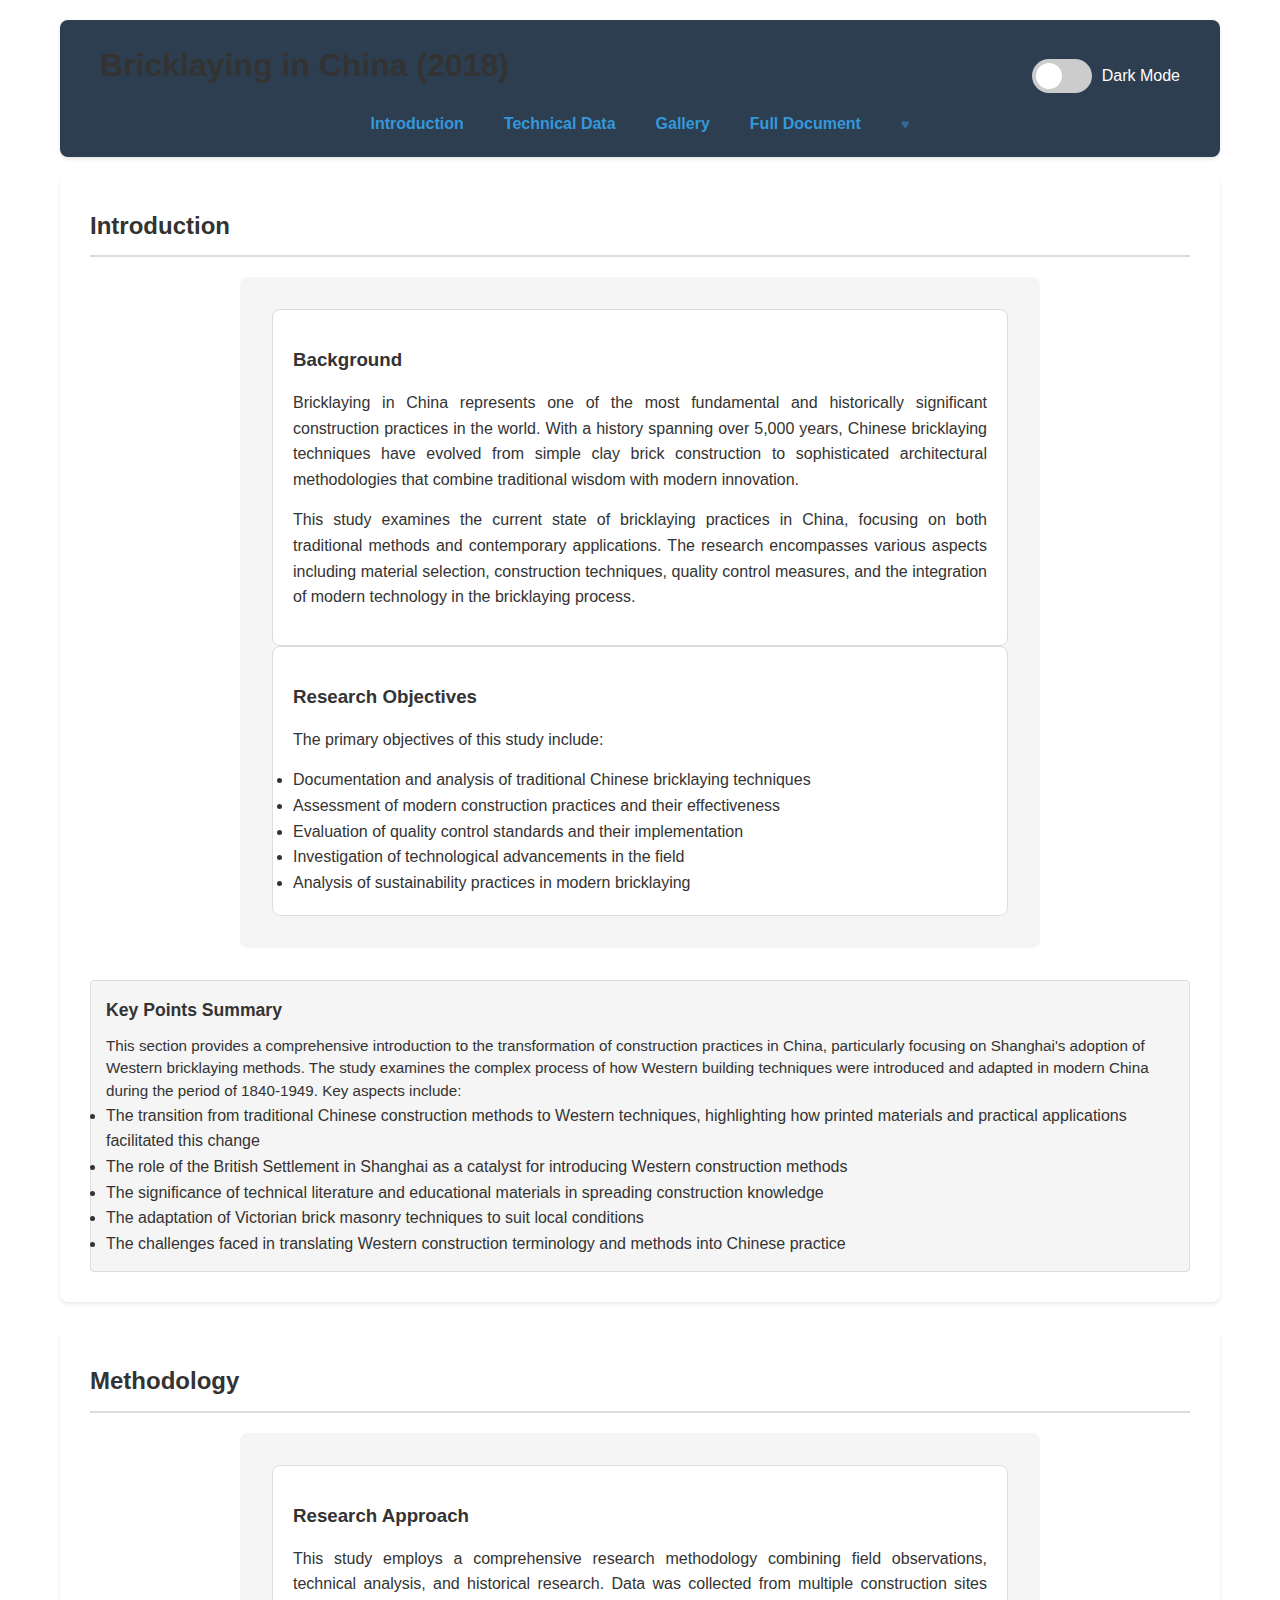
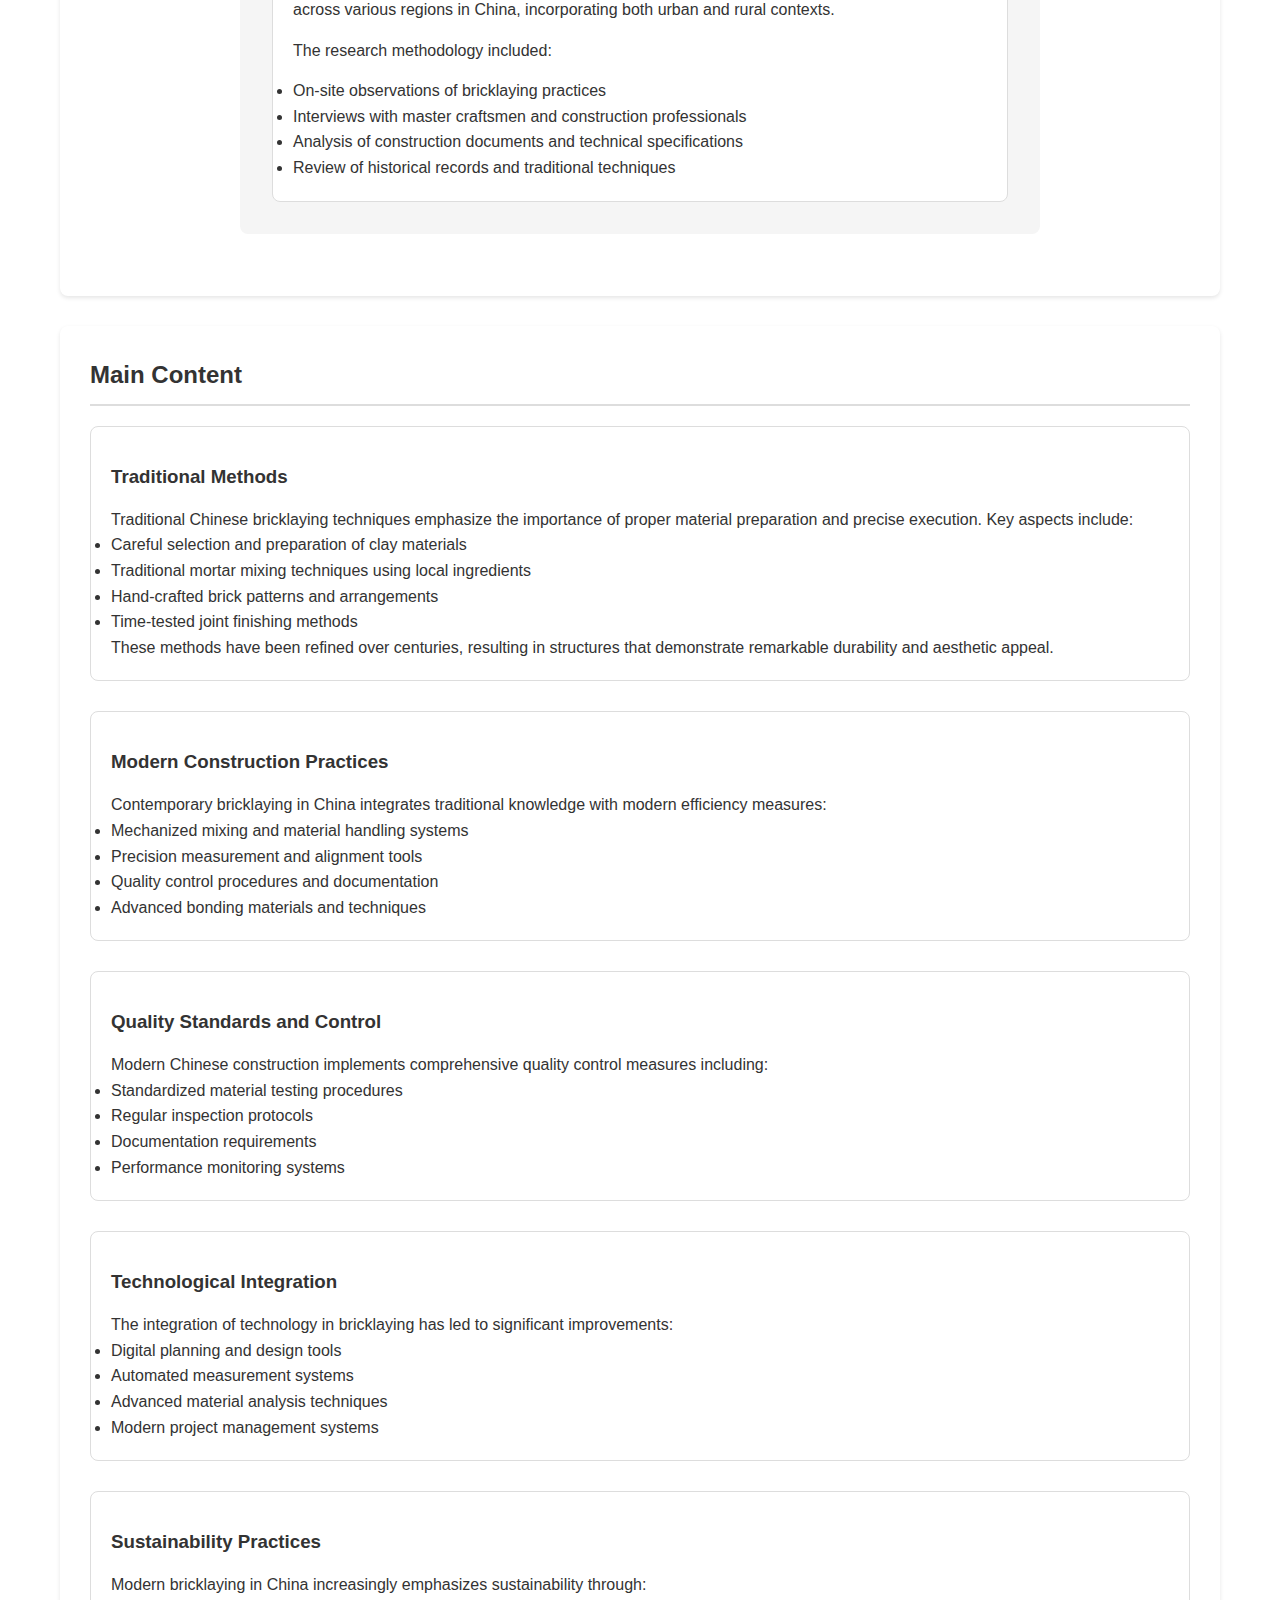
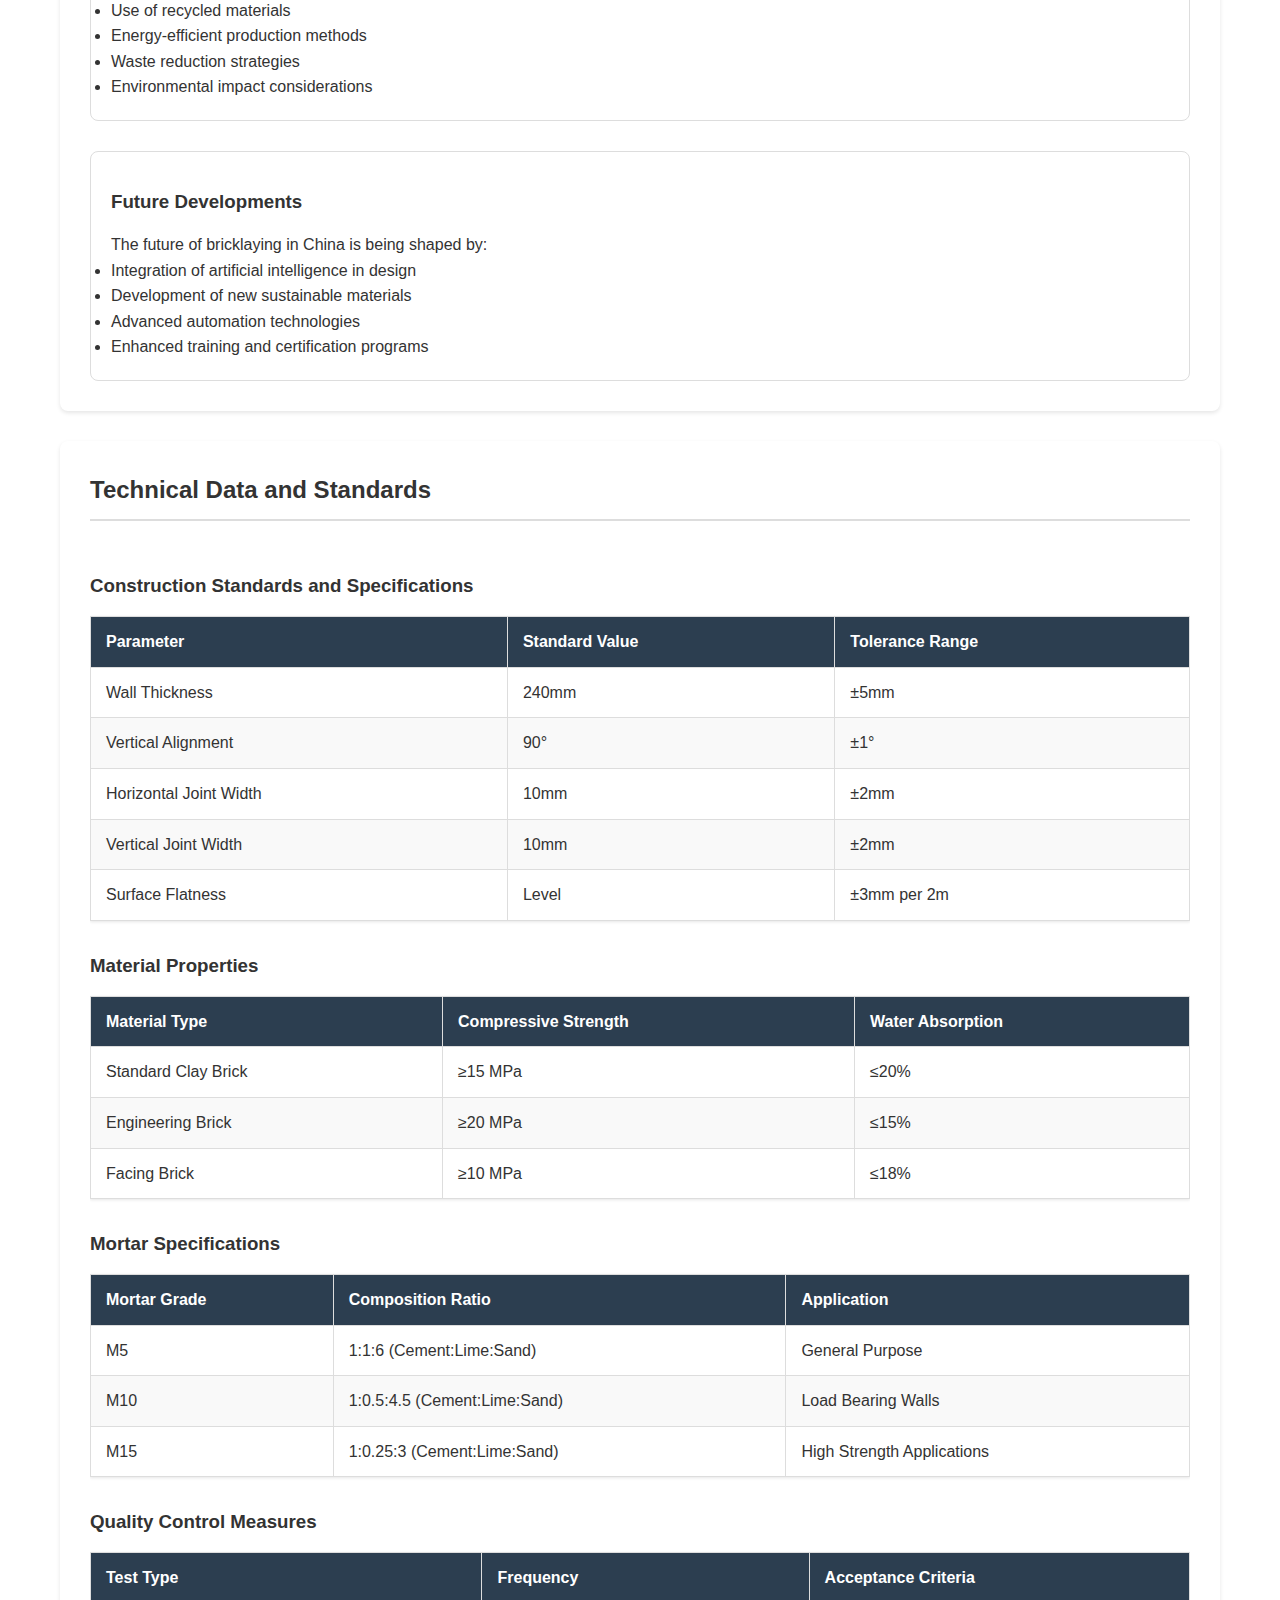
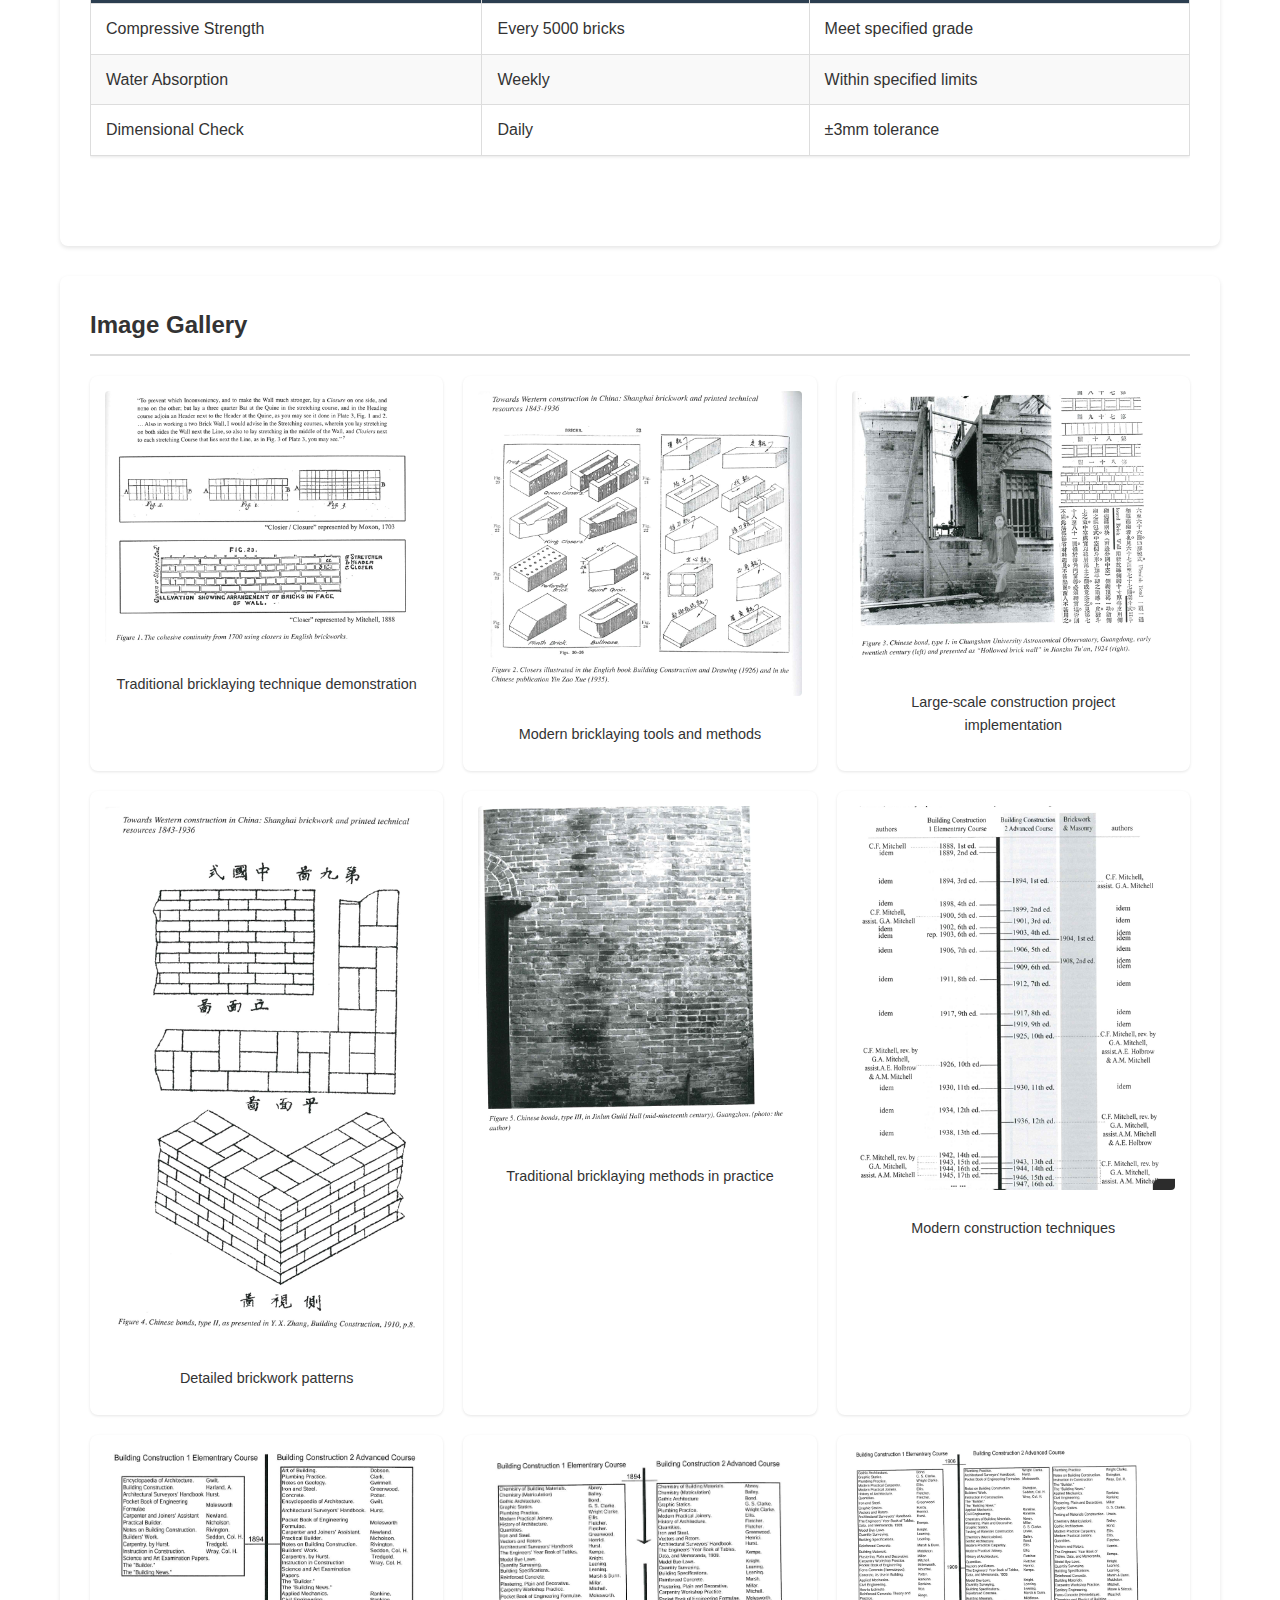
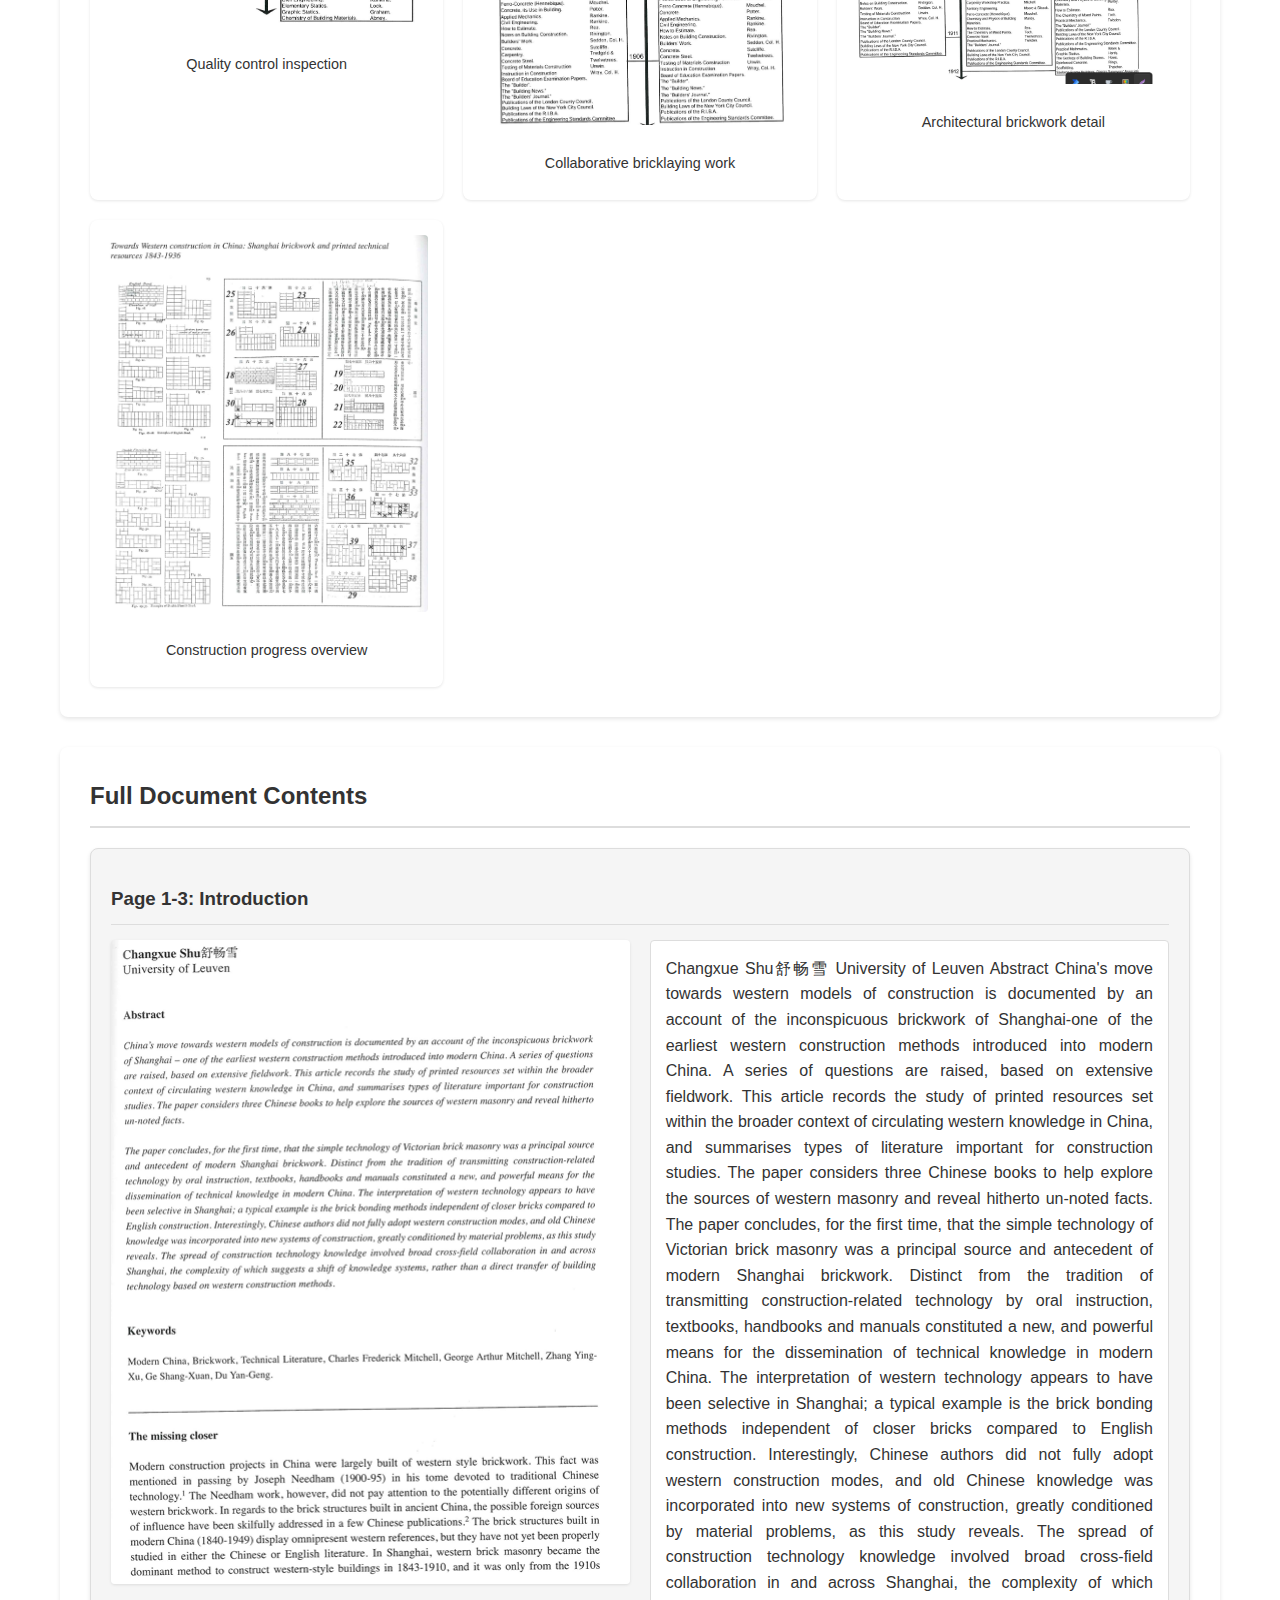
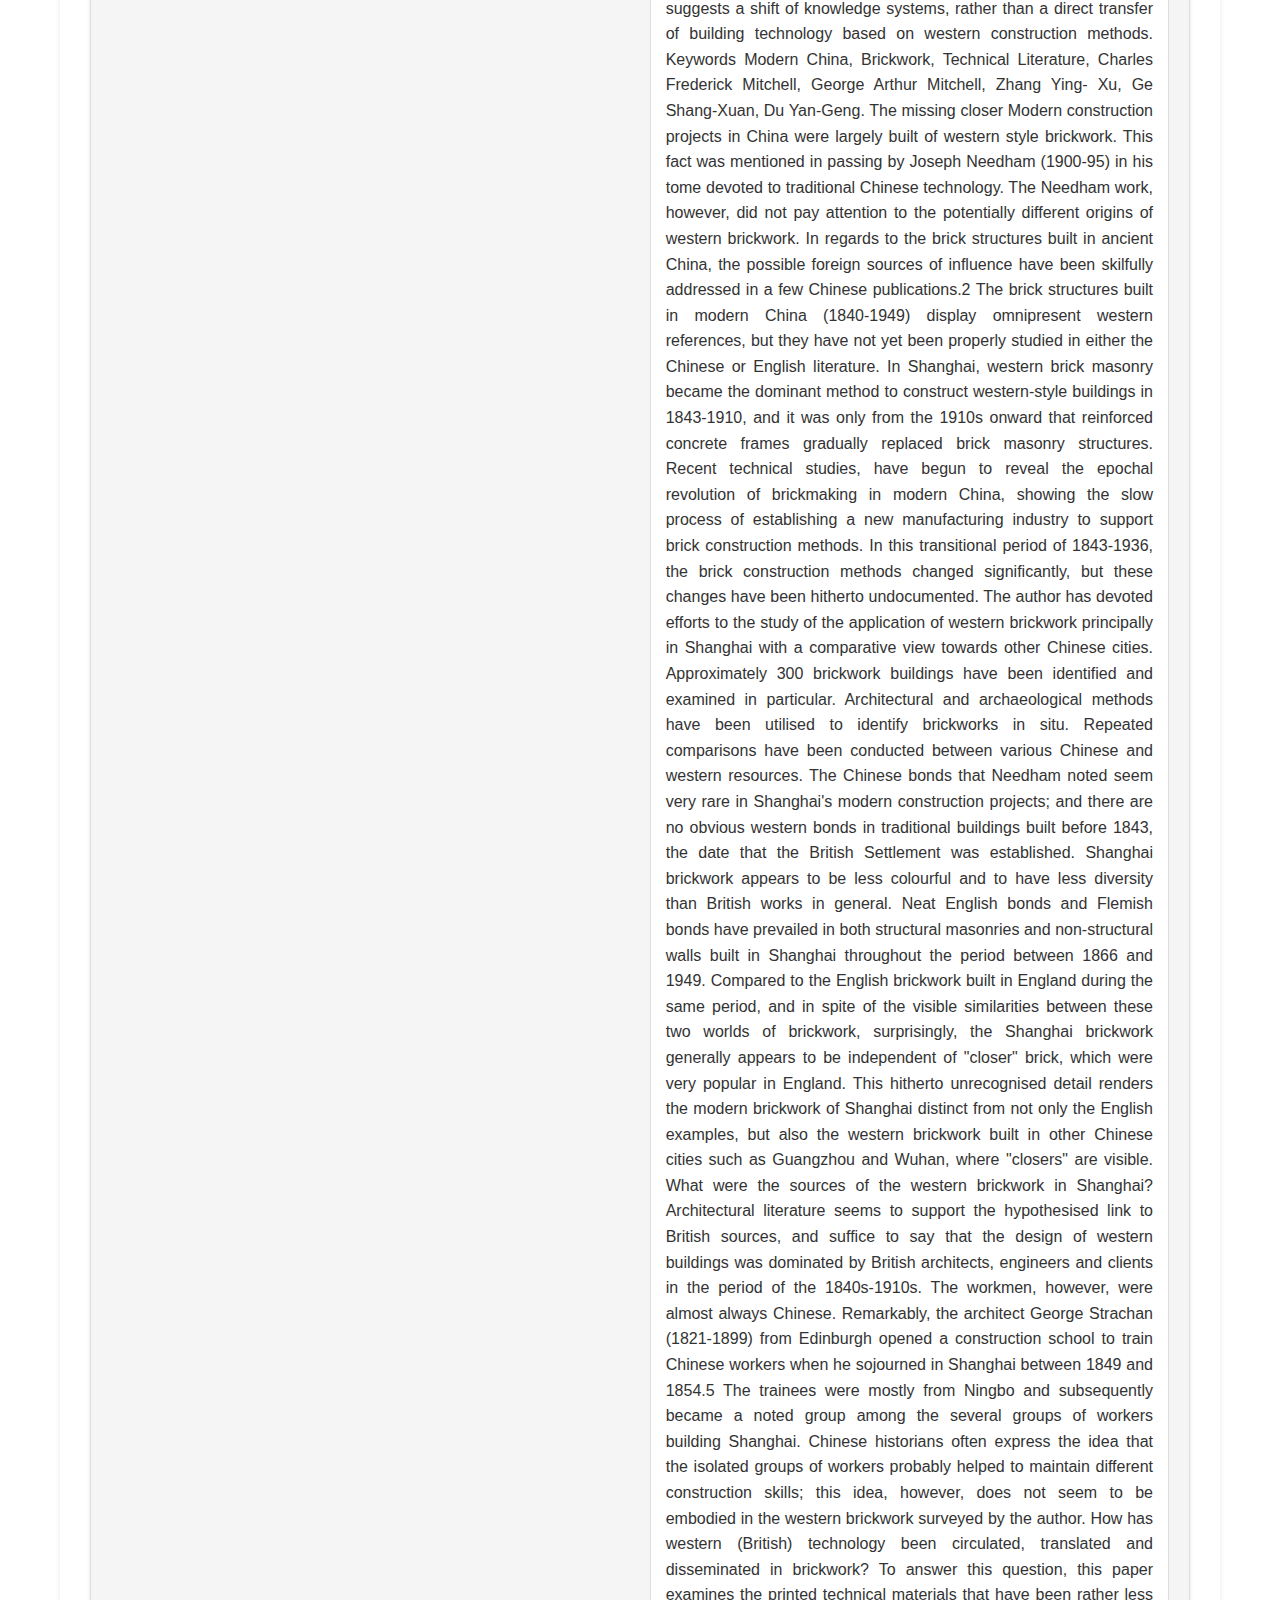
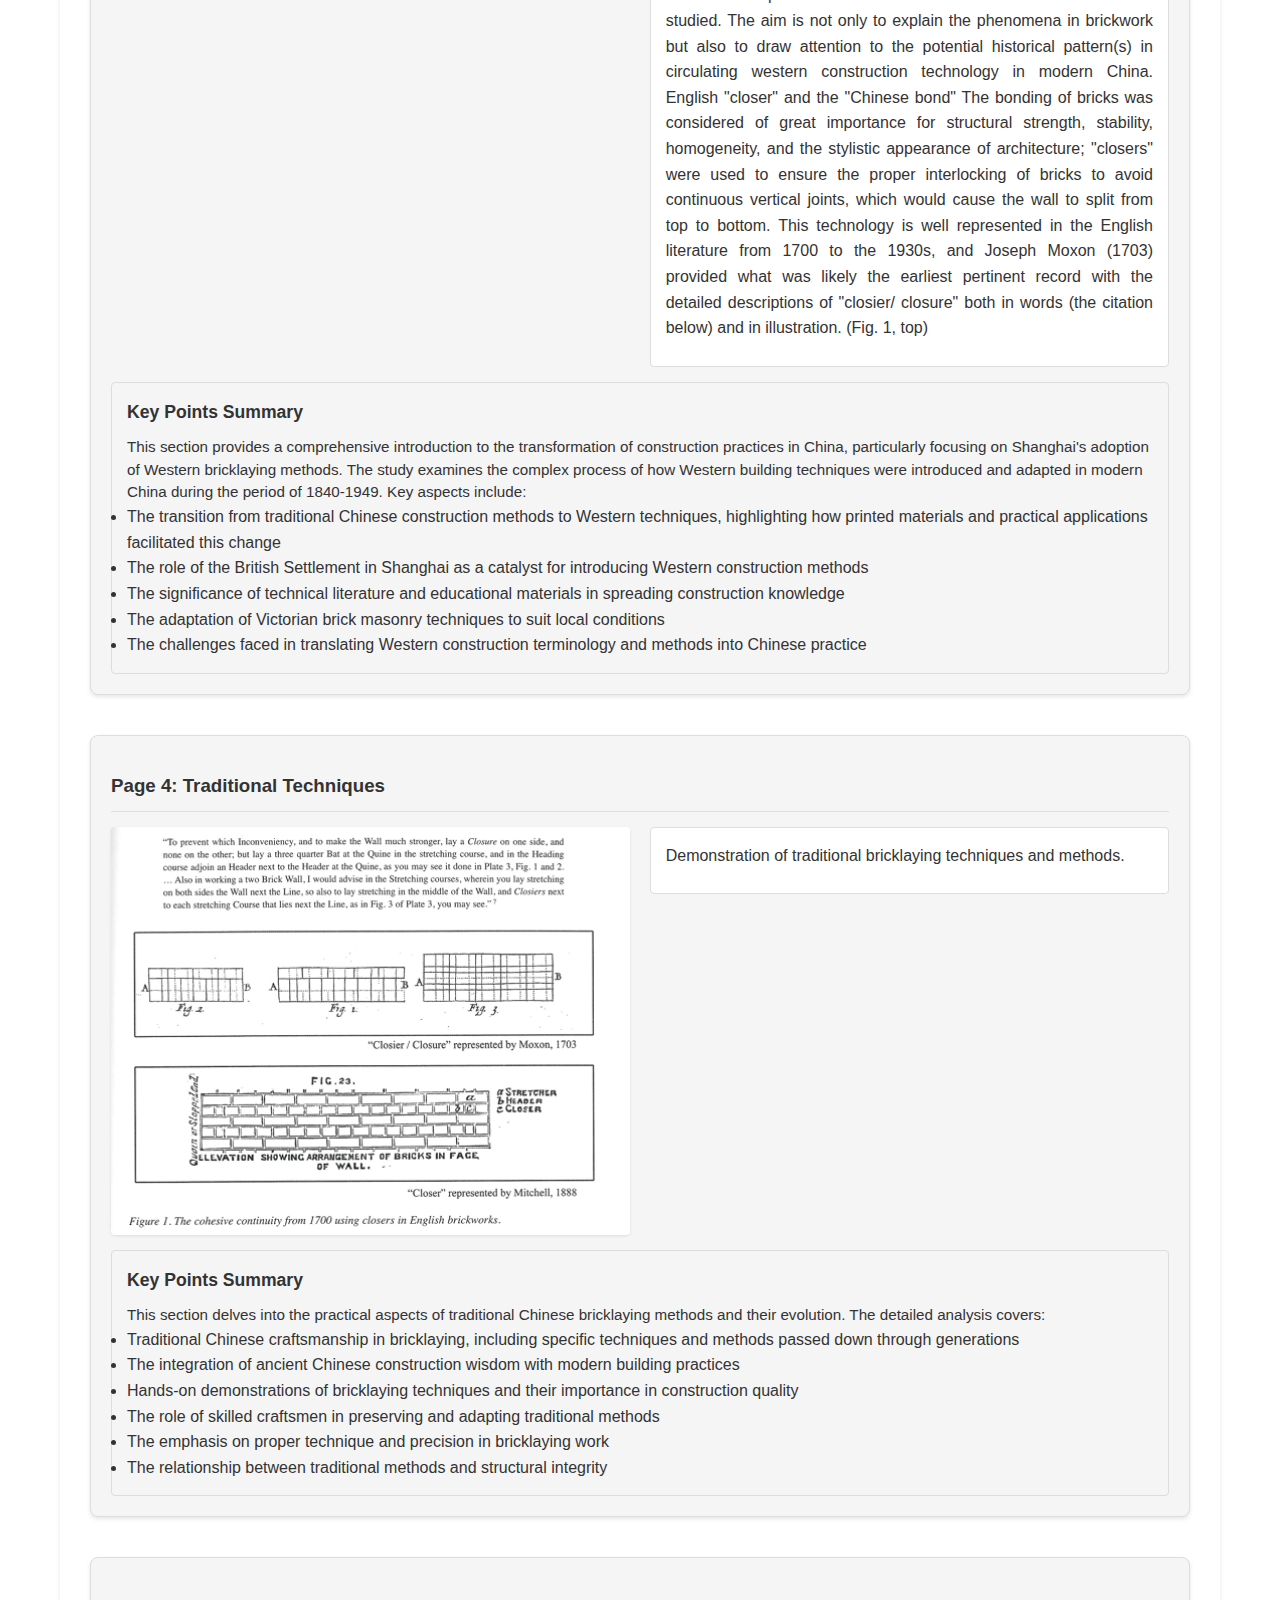
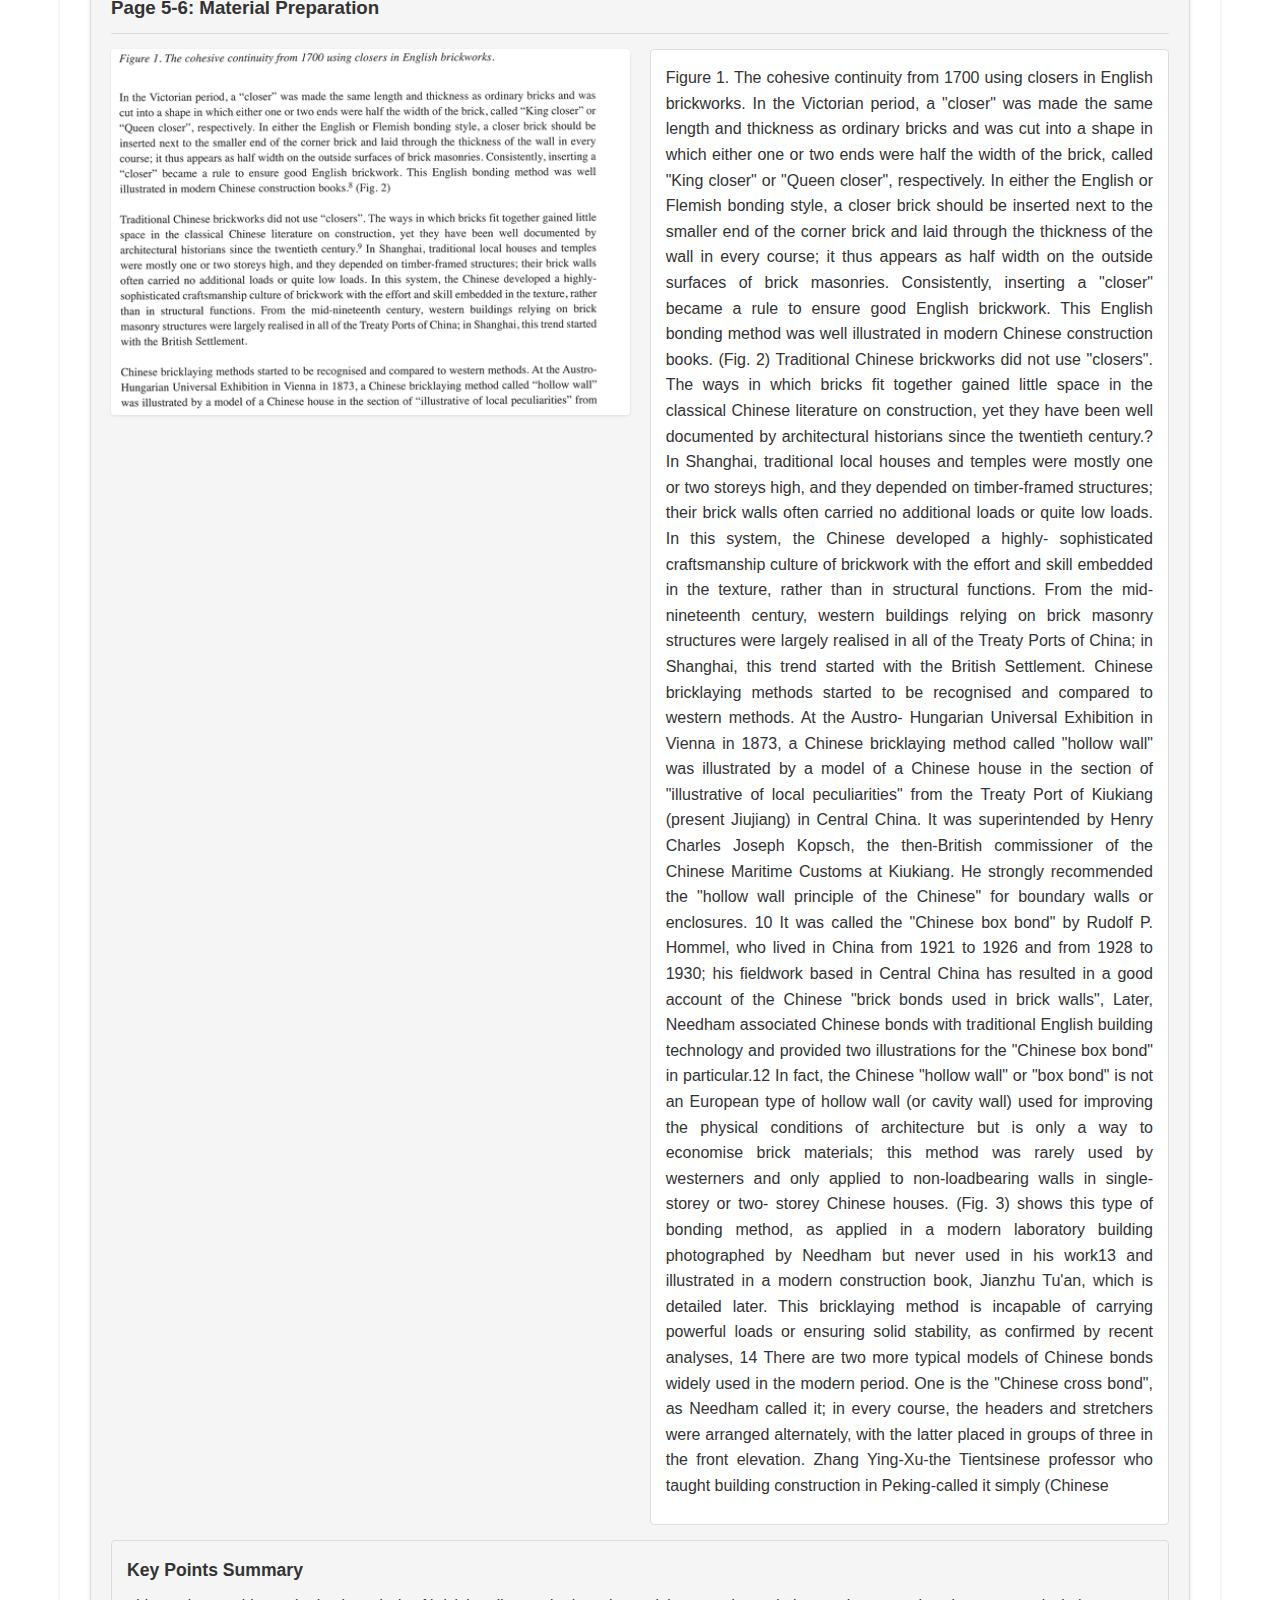
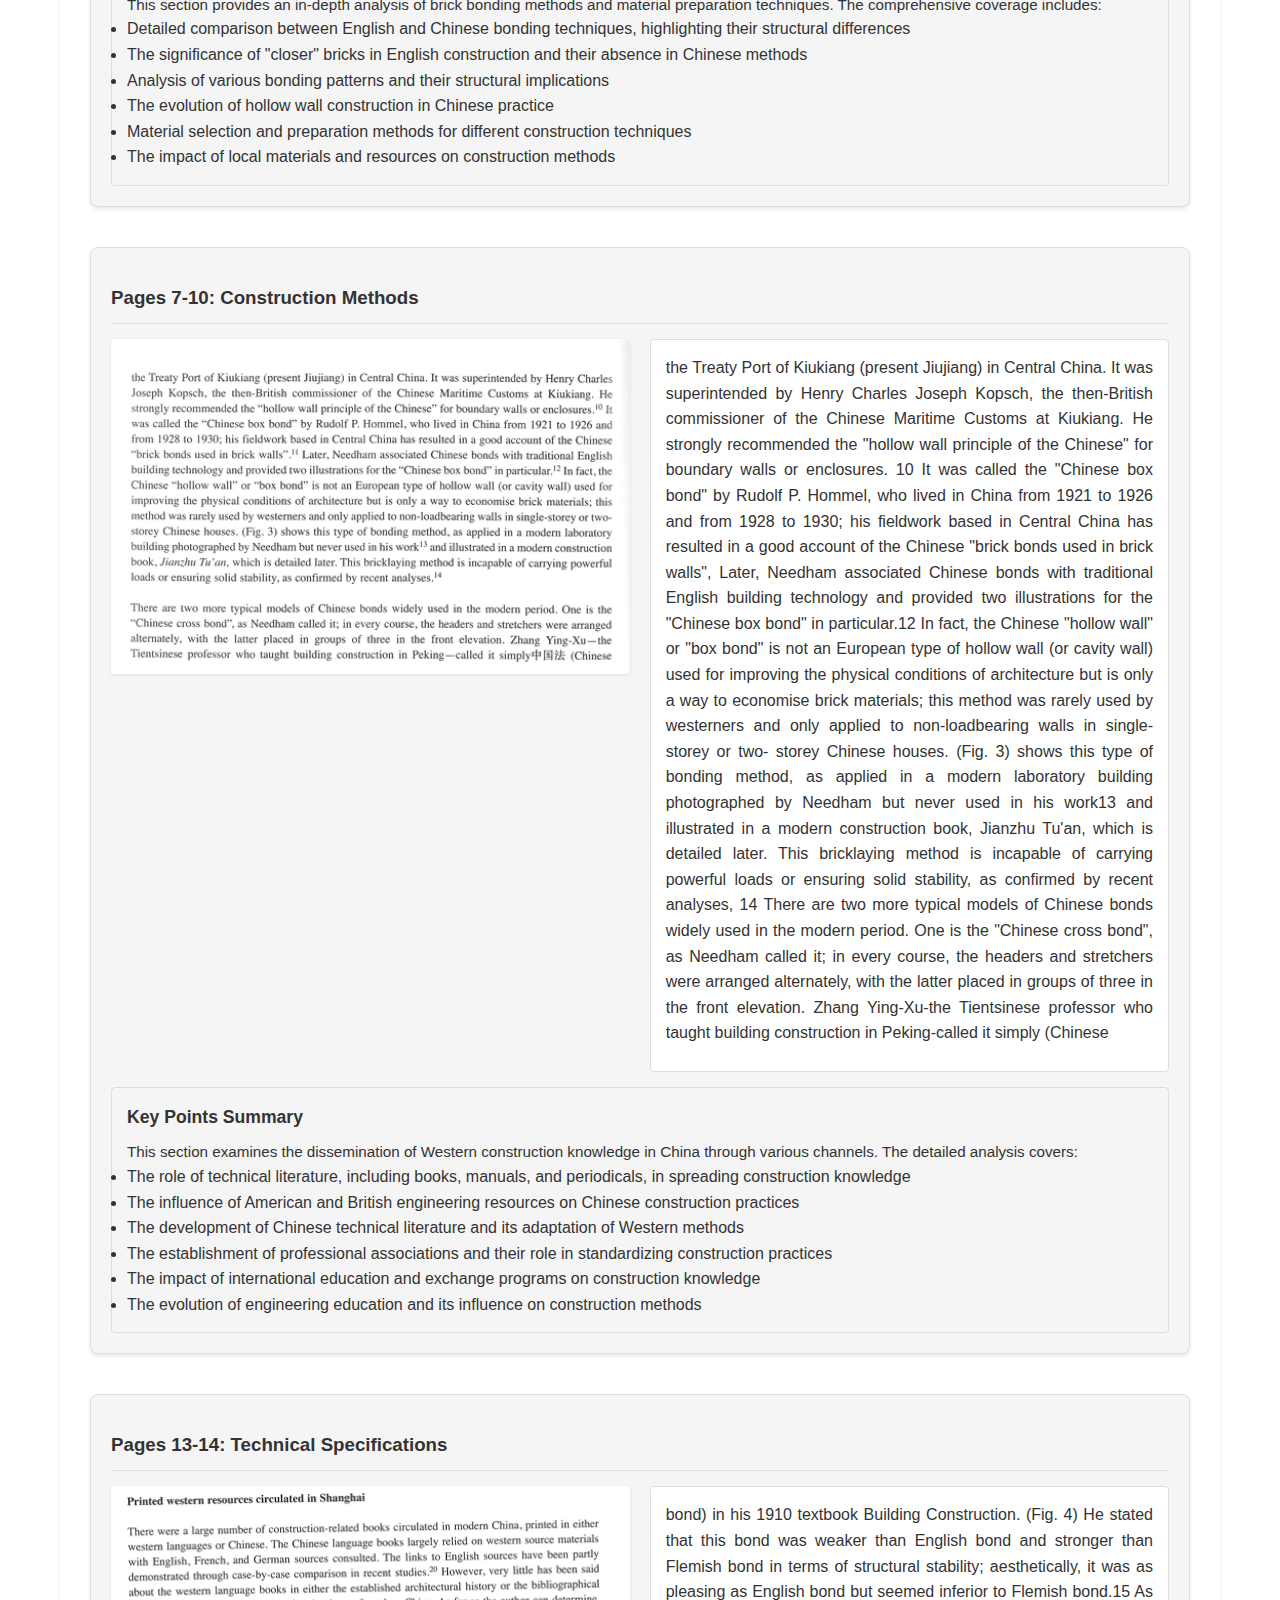
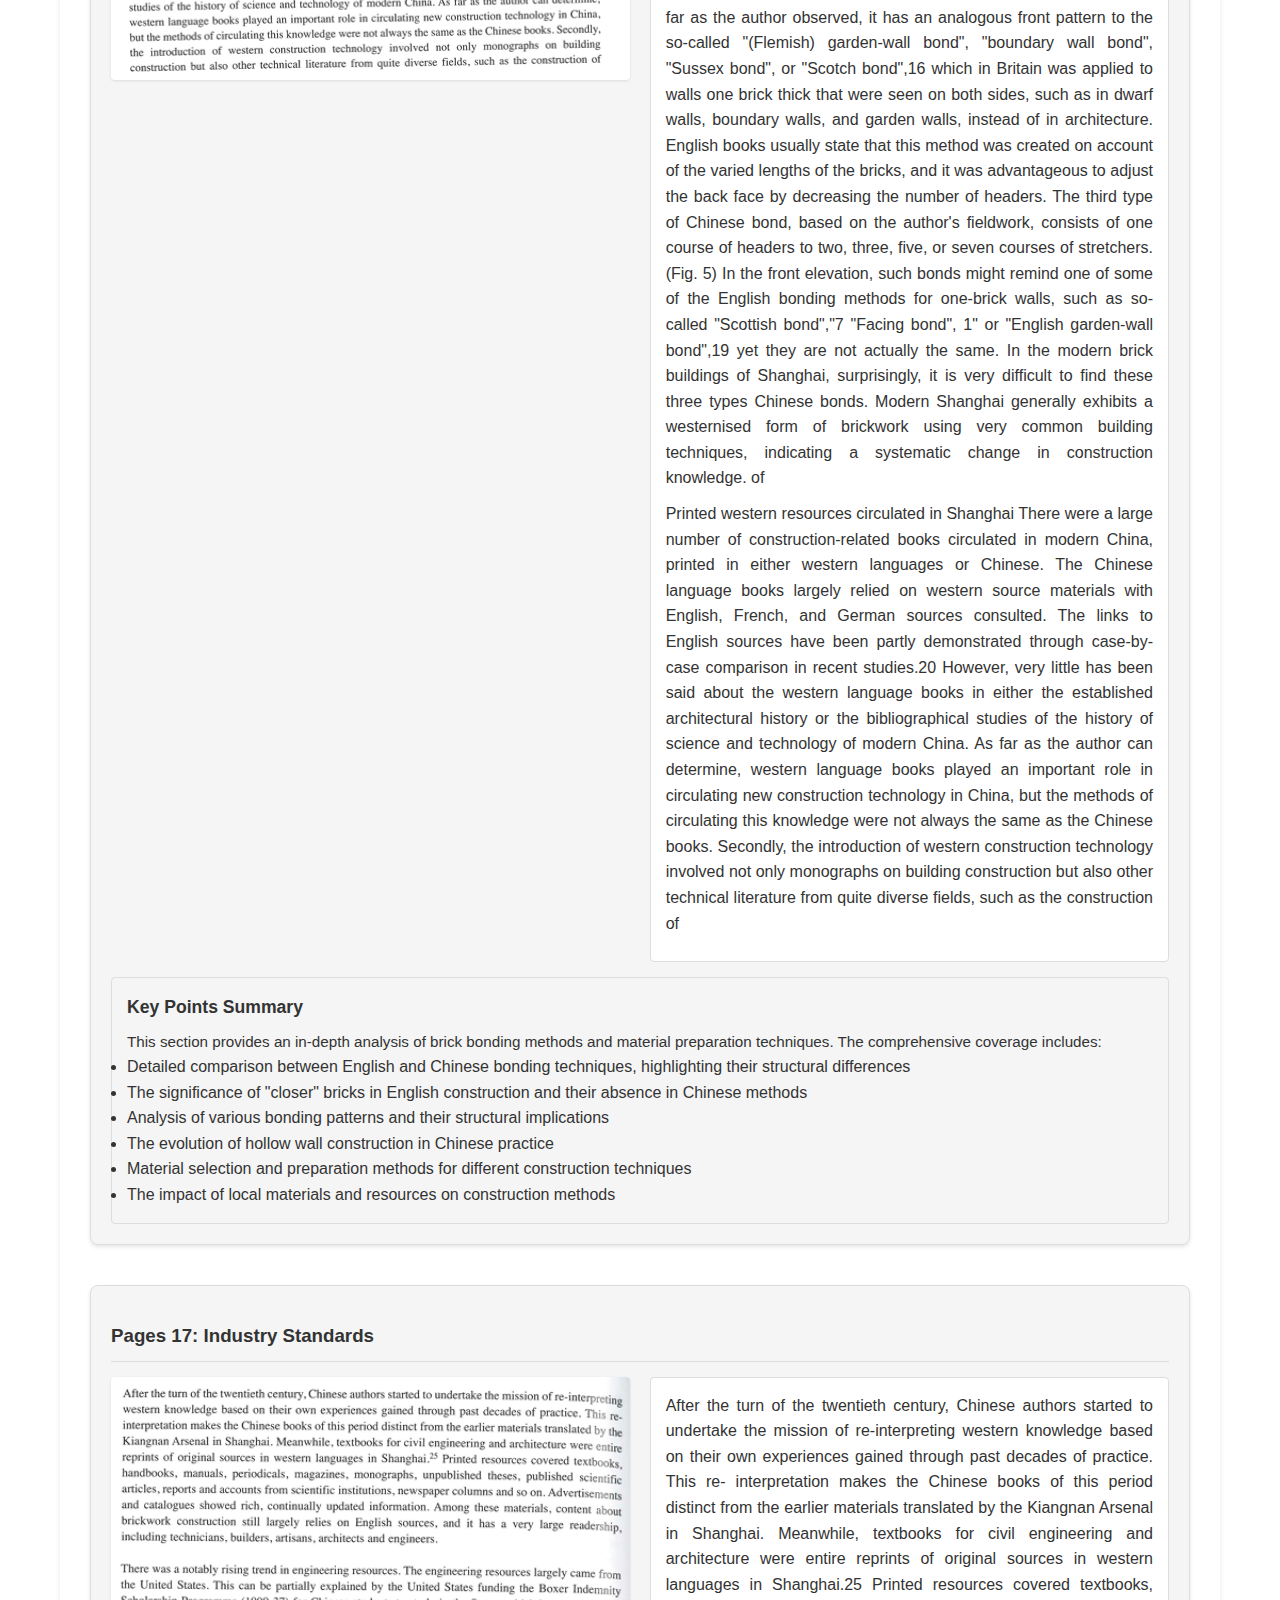
<file: index.html>
<!DOCTYPE html>
<html lang="en" data-theme="light">
  <head>
    <meta charset="UTF-8" />
    <meta name="viewport" content="width=device-width, initial-scale=1.0" />
    <title>Bricklaying in China</title>
    <link rel="stylesheet" href="styles.css" />
  </head>
  <body>
    <header>
      <div class="header-content">
        <h1>Bricklaying in China (2018)</h1>
        <div class="theme-switch-wrapper">
          <label class="theme-switch" for="checkbox">
            <input type="checkbox" id="checkbox" />
            <div class="slider round"></div>
          </label>
          <span>Dark Mode</span>
        </div>
      </div>
      <nav>
        <ul>
          <li><a href="#introduction">Introduction</a></li>
          <li><a href="#technical-data">Technical Data</a></li>
          <li><a href="#gallery">Gallery</a></li>
          <li><a href="#full-document">Full Document</a></li>
          <li><a href="secret.html" class="secret-link">♥</a></li>
        </ul>
      </nav>
    </header>

    <main>
      <section id="introduction" class="section">
        <h2>Introduction</h2>
        <div class="content-text">
          <div class="chapter">
            <h3>Background</h3>
            <p>
              Bricklaying in China represents one of the most fundamental and
              historically significant construction practices in the world. With
              a history spanning over 5,000 years, Chinese bricklaying
              techniques have evolved from simple clay brick construction to
              sophisticated architectural methodologies that combine traditional
              wisdom with modern innovation.
            </p>
            <p>
              This study examines the current state of bricklaying practices in
              China, focusing on both traditional methods and contemporary
              applications. The research encompasses various aspects including
              material selection, construction techniques, quality control
              measures, and the integration of modern technology in the
              bricklaying process.
            </p>
          </div>

          <div class="chapter">
            <h3>Research Objectives</h3>
            <p>The primary objectives of this study include:</p>
            <ul>
              <li>
                Documentation and analysis of traditional Chinese bricklaying
                techniques
              </li>
              <li>
                Assessment of modern construction practices and their
                effectiveness
              </li>
              <li>
                Evaluation of quality control standards and their implementation
              </li>
              <li>Investigation of technological advancements in the field</li>
              <li>
                Analysis of sustainability practices in modern bricklaying
              </li>
            </ul>
          </div>
        </div>
        <div class="explanation-text">
          <h4>Key Points Summary</h4>
          <p>This section provides a comprehensive introduction to the transformation of construction practices in China, particularly focusing on Shanghai's adoption of Western bricklaying methods. The study examines the complex process of how Western building techniques were introduced and adapted in modern China during the period of 1840-1949. Key aspects include:</p>
          <ul>
            <li>The transition from traditional Chinese construction methods to Western techniques, highlighting how printed materials and practical applications facilitated this change</li>
            <li>The role of the British Settlement in Shanghai as a catalyst for introducing Western construction methods</li>
            <li>The significance of technical literature and educational materials in spreading construction knowledge</li>
            <li>The adaptation of Victorian brick masonry techniques to suit local conditions</li>
            <li>The challenges faced in translating Western construction terminology and methods into Chinese practice</li>
          </ul>
        </div>
      </section>

      <section id="methodology" class="section">
        <h2>Methodology</h2>
        <div class="content-text">
          <div class="chapter">
            <h3>Research Approach</h3>
            <p>
              This study employs a comprehensive research methodology combining
              field observations, technical analysis, and historical research.
              Data was collected from multiple construction sites across various
              regions in China, incorporating both urban and rural contexts.
            </p>
            <p>The research methodology included:</p>
            <ul>
              <li>On-site observations of bricklaying practices</li>
              <li>
                Interviews with master craftsmen and construction professionals
              </li>
              <li>
                Analysis of construction documents and technical specifications
              </li>
              <li>Review of historical records and traditional techniques</li>
            </ul>
          </div>
        </div>
      </section>

      <section id="main-content" class="section">
        <h2>Main Content</h2>
        <div class="chapter-grid">
          <div class="chapter">
            <h3>Traditional Methods</h3>
            <p>
              Traditional Chinese bricklaying techniques emphasize the
              importance of proper material preparation and precise execution.
              Key aspects include:
            </p>
            <ul>
              <li>Careful selection and preparation of clay materials</li>
              <li>
                Traditional mortar mixing techniques using local ingredients
              </li>
              <li>Hand-crafted brick patterns and arrangements</li>
              <li>Time-tested joint finishing methods</li>
            </ul>
            <p>
              These methods have been refined over centuries, resulting in
              structures that demonstrate remarkable durability and aesthetic
              appeal.
            </p>
          </div>

          <div class="chapter">
            <h3>Modern Construction Practices</h3>
            <p>
              Contemporary bricklaying in China integrates traditional knowledge
              with modern efficiency measures:
            </p>
            <ul>
              <li>Mechanized mixing and material handling systems</li>
              <li>Precision measurement and alignment tools</li>
              <li>Quality control procedures and documentation</li>
              <li>Advanced bonding materials and techniques</li>
            </ul>
          </div>

          <div class="chapter">
            <h3>Quality Standards and Control</h3>
            <p>
              Modern Chinese construction implements comprehensive quality
              control measures including:
            </p>
            <ul>
              <li>Standardized material testing procedures</li>
              <li>Regular inspection protocols</li>
              <li>Documentation requirements</li>
              <li>Performance monitoring systems</li>
            </ul>
          </div>

          <div class="chapter">
            <h3>Technological Integration</h3>
            <p>
              The integration of technology in bricklaying has led to
              significant improvements:
            </p>
            <ul>
              <li>Digital planning and design tools</li>
              <li>Automated measurement systems</li>
              <li>Advanced material analysis techniques</li>
              <li>Modern project management systems</li>
            </ul>
          </div>

          <div class="chapter">
            <h3>Sustainability Practices</h3>
            <p>
              Modern bricklaying in China increasingly emphasizes sustainability
              through:
            </p>
            <ul>
              <li>Use of recycled materials</li>
              <li>Energy-efficient production methods</li>
              <li>Waste reduction strategies</li>
              <li>Environmental impact considerations</li>
            </ul>
          </div>

          <div class="chapter">
            <h3>Future Developments</h3>
            <p>The future of bricklaying in China is being shaped by:</p>
            <ul>
              <li>Integration of artificial intelligence in design</li>
              <li>Development of new sustainable materials</li>
              <li>Advanced automation technologies</li>
              <li>Enhanced training and certification programs</li>
            </ul>
          </div>
        </div>
      </section>

      <section id="tables" class="section">
        <h2>Technical Data and Standards</h2>
        <div class="table-container">
          <h3>Construction Standards and Specifications</h3>
          <table class="data-table">
            <thead>
              <tr>
                <th>Parameter</th>
                <th>Standard Value</th>
                <th>Tolerance Range</th>
              </tr>
            </thead>
            <tbody>
              <tr>
                <td>Wall Thickness</td>
                <td>240mm</td>
                <td>±5mm</td>
              </tr>
              <tr>
                <td>Vertical Alignment</td>
                <td>90°</td>
                <td>±1°</td>
              </tr>
              <tr>
                <td>Horizontal Joint Width</td>
                <td>10mm</td>
                <td>±2mm</td>
              </tr>
              <tr>
                <td>Vertical Joint Width</td>
                <td>10mm</td>
                <td>±2mm</td>
              </tr>
              <tr>
                <td>Surface Flatness</td>
                <td>Level</td>
                <td>±3mm per 2m</td>
              </tr>
            </tbody>
          </table>

          <h3>Material Properties</h3>
          <table class="data-table">
            <thead>
              <tr>
                <th>Material Type</th>
                <th>Compressive Strength</th>
                <th>Water Absorption</th>
              </tr>
            </thead>
            <tbody>
              <tr>
                <td>Standard Clay Brick</td>
                <td>≥15 MPa</td>
                <td>≤20%</td>
              </tr>
              <tr>
                <td>Engineering Brick</td>
                <td>≥20 MPa</td>
                <td>≤15%</td>
              </tr>
              <tr>
                <td>Facing Brick</td>
                <td>≥10 MPa</td>
                <td>≤18%</td>
              </tr>
            </tbody>
          </table>

          <h3>Mortar Specifications</h3>
          <table class="data-table">
            <thead>
              <tr>
                <th>Mortar Grade</th>
                <th>Composition Ratio</th>
                <th>Application</th>
              </tr>
            </thead>
            <tbody>
              <tr>
                <td>M5</td>
                <td>1:1:6 (Cement:Lime:Sand)</td>
                <td>General Purpose</td>
              </tr>
              <tr>
                <td>M10</td>
                <td>1:0.5:4.5 (Cement:Lime:Sand)</td>
                <td>Load Bearing Walls</td>
              </tr>
              <tr>
                <td>M15</td>
                <td>1:0.25:3 (Cement:Lime:Sand)</td>
                <td>High Strength Applications</td>
              </tr>
            </tbody>
          </table>

          <h3>Quality Control Measures</h3>
          <table class="data-table">
            <thead>
              <tr>
                <th>Test Type</th>
                <th>Frequency</th>
                <th>Acceptance Criteria</th>
              </tr>
            </thead>
            <tbody>
              <tr>
                <td>Compressive Strength</td>
                <td>Every 5000 bricks</td>
                <td>Meet specified grade</td>
              </tr>
              <tr>
                <td>Water Absorption</td>
                <td>Weekly</td>
                <td>Within specified limits</td>
              </tr>
              <tr>
                <td>Dimensional Check</td>
                <td>Daily</td>
                <td>±3mm tolerance</td>
              </tr>
            </tbody>
          </table>
        </div>
      </section>

      <section id="gallery" class="section">
        <h2>Image Gallery</h2>
        <div class="image-grid">
          <figure class="image-container">
            <img src="images/photo_4.png" alt="Bricklaying Technique 1" />
            <figcaption>
              Traditional bricklaying technique demonstration
            </figcaption>
          </figure>
          <figure class="image-container">
            <img src="images/photo_6.png" alt="Bricklaying Technique 2" />
            <figcaption>Modern bricklaying tools and methods</figcaption>
          </figure>
          <figure class="image-container">
            <img src="images/photo_8.png" alt="Construction Site" />
            <figcaption>
              Large-scale construction project implementation
            </figcaption>
          </figure>
          <figure class="image-container">
            <img src="images/photo_11.png" alt="Detail Work" />
            <figcaption>Detailed brickwork patterns</figcaption>
          </figure>
          <figure class="image-container">
            <img src="images/photo_12.png" alt="Traditional Methods" />
            <figcaption>Traditional bricklaying methods in practice</figcaption>
          </figure>
          <figure class="image-container">
            <img src="images/photo_25.png" alt="Modern Construction" />
            <figcaption>Modern construction techniques</figcaption>
          </figure>
          <figure class="image-container">
            <img src="images/photo_26.png" alt="Quality Control" />
            <figcaption>Quality control inspection</figcaption>
          </figure>
          <figure class="image-container">
            <img src="images/photo_27.png" alt="Team Work" />
            <figcaption>Collaborative bricklaying work</figcaption>
          </figure>
          <figure class="image-container">
            <img src="images/photo_28.png" alt="Architectural Detail" />
            <figcaption>Architectural brickwork detail</figcaption>
          </figure>
          <figure class="image-container">
            <img src="images/photo_29.png" alt="Construction Progress" />
            <figcaption>Construction progress overview</figcaption>
          </figure>
        </div>
      </section>

      <section id="full-document" class="section">
        <h2>Full Document Contents</h2>
        <div class="full-content">
          <!-- Pages 1-10 -->
          <div class="page-container">
            <h3>Page 1-3: Introduction</h3>
            <div class="page-content">
              <img src="images/1.png" alt="Page 1" class="page-image" />
              <div class="page-text">
                <p>
                  Changxue Shu舒畅雪 University of Leuven Abstract China's move
                  towards western models of construction is documented by an
                  account of the inconspicuous brickwork of Shanghai-one of the
                  earliest western construction methods introduced into modern
                  China. A series of questions are raised, based on extensive
                  fieldwork. This article records the study of printed resources
                  set within the broader context of circulating western
                  knowledge in China, and summarises types of literature
                  important for construction studies. The paper considers three
                  Chinese books to help explore the sources of western masonry
                  and reveal hitherto un-noted facts. The paper concludes, for
                  the first time, that the simple technology of Victorian brick
                  masonry was a principal source and antecedent of modern
                  Shanghai brickwork. Distinct from the tradition of
                  transmitting construction-related technology by oral
                  instruction, textbooks, handbooks and manuals constituted a
                  new, and powerful means for the dissemination of technical
                  knowledge in modern China. The interpretation of western
                  technology appears to have been selective in Shanghai; a
                  typical example is the brick bonding methods independent of
                  closer bricks compared to English construction. Interestingly,
                  Chinese authors did not fully adopt western construction
                  modes, and old Chinese knowledge was incorporated into new
                  systems of construction, greatly conditioned by material
                  problems, as this study reveals. The spread of construction
                  technology knowledge involved broad cross-field collaboration
                  in and across Shanghai, the complexity of which suggests a
                  shift of knowledge systems, rather than a direct transfer of
                  building technology based on western construction methods.
                  Keywords Modern China, Brickwork, Technical Literature,
                  Charles Frederick Mitchell, George Arthur Mitchell, Zhang
                  Ying- Xu, Ge Shang-Xuan, Du Yan-Geng. The missing closer
                  Modern construction projects in China were largely built of
                  western style brickwork. This fact was mentioned in passing by
                  Joseph Needham (1900-95) in his tome devoted to traditional
                  Chinese technology. The Needham work, however, did not pay
                  attention to the potentially different origins of western
                  brickwork. In regards to the brick structures built in ancient
                  China, the possible foreign sources of influence have been
                  skilfully addressed in a few Chinese publications.2 The brick
                  structures built in modern China (1840-1949) display
                  omnipresent western references, but they have not yet been
                  properly studied in either the Chinese or English literature.
                  In Shanghai, western brick masonry became the dominant method
                  to construct western-style buildings in 1843-1910, and it was
                  only from the 1910s onward that reinforced concrete frames
                  gradually replaced brick masonry structures. Recent technical
                  studies, have begun to reveal the epochal revolution of
                  brickmaking in modern China, showing the slow process of
                  establishing a new manufacturing industry to support brick
                  construction methods. In this transitional period of
                  1843-1936, the brick construction methods changed
                  significantly, but these changes have been hitherto
                  undocumented. The author has devoted efforts to the study of
                  the application of western brickwork principally in Shanghai
                  with a comparative view towards other Chinese cities.
                  Approximately 300 brickwork buildings have been identified and
                  examined in particular. Architectural and archaeological
                  methods have been utilised to identify brickworks in situ.
                  Repeated comparisons have been conducted between various
                  Chinese and western resources. The Chinese bonds that Needham
                  noted seem very rare in Shanghai's modern construction
                  projects; and there are no obvious western bonds in
                  traditional buildings built before 1843, the date that the
                  British Settlement was established. Shanghai brickwork appears
                  to be less colourful and to have less diversity than British
                  works in general. Neat English bonds and Flemish bonds have
                  prevailed in both structural masonries and non-structural
                  walls built in Shanghai throughout the period between 1866 and
                  1949. Compared to the English brickwork built in England
                  during the same period, and in spite of the visible
                  similarities between these two worlds of brickwork,
                  surprisingly, the Shanghai brickwork generally appears to be
                  independent of "closer" brick, which were very popular in
                  England. This hitherto unrecognised detail renders the modern
                  brickwork of Shanghai distinct from not only the English
                  examples, but also the western brickwork built in other
                  Chinese cities such as Guangzhou and Wuhan, where "closers"
                  are visible. What were the sources of the western brickwork in
                  Shanghai? Architectural literature seems to support the
                  hypothesised link to British sources, and suffice to say that
                  the design of western buildings was dominated by British
                  architects, engineers and clients in the period of the
                  1840s-1910s. The workmen, however, were almost always Chinese.
                  Remarkably, the architect George Strachan (1821-1899) from
                  Edinburgh opened a construction school to train Chinese
                  workers when he sojourned in Shanghai between 1849 and 1854.5
                  The trainees were mostly from Ningbo and subsequently became a
                  noted group among the several groups of workers building
                  Shanghai. Chinese historians often express the idea that the
                  isolated groups of workers probably helped to maintain
                  different construction skills; this idea, however, does not
                  seem to be embodied in the western brickwork surveyed by the
                  author. How has western (British) technology been circulated,
                  translated and disseminated in brickwork? To answer this
                  question, this paper examines the printed technical materials
                  that have been rather less studied. The aim is not only to
                  explain the phenomena in brickwork but also to draw attention
                  to the potential historical pattern(s) in circulating western
                  construction technology in modern China. English "closer" and
                  the "Chinese bond" The bonding of bricks was considered of
                  great importance for structural strength, stability,
                  homogeneity, and the stylistic appearance of architecture;
                  "closers" were used to ensure the proper interlocking of
                  bricks to avoid continuous vertical joints, which would cause
                  the wall to split from top to bottom. This technology is well
                  represented in the English literature from 1700 to the 1930s,
                  and Joseph Moxon (1703) provided what was likely the earliest
                  pertinent record with the detailed descriptions of "closier/
                  closure" both in words (the citation below) and in
                  illustration. (Fig. 1, top)
                </p>
              </div>
            </div>
            <div class="explanation-text">
              <h4>Key Points Summary</h4>
              <p>This section provides a comprehensive introduction to the transformation of construction practices in China, particularly focusing on Shanghai's adoption of Western bricklaying methods. The study examines the complex process of how Western building techniques were introduced and adapted in modern China during the period of 1840-1949. Key aspects include:</p>
              <ul>
                <li>The transition from traditional Chinese construction methods to Western techniques, highlighting how printed materials and practical applications facilitated this change</li>
                <li>The role of the British Settlement in Shanghai as a catalyst for introducing Western construction methods</li>
                <li>The significance of technical literature and educational materials in spreading construction knowledge</li>
                <li>The adaptation of Victorian brick masonry techniques to suit local conditions</li>
                <li>The challenges faced in translating Western construction terminology and methods into Chinese practice</li>
              </ul>
            </div>
          </div>

          <div class="page-container">
            <h3>Page 4: Traditional Techniques</h3>
            <div class="page-content">
              <img
                src="images/photo_4.png"
                alt="Traditional Technique Demonstration"
                class="page-image"
              />
              <div class="page-text">
                <p>
                  Demonstration of traditional bricklaying techniques and
                  methods.
                </p>
              </div>
            </div>
            <div class="explanation-text">
              <h4>Key Points Summary</h4>
              <p>This section delves into the practical aspects of traditional Chinese bricklaying methods and their evolution. The detailed analysis covers:</p>
              <ul>
                <li>Traditional Chinese craftsmanship in bricklaying, including specific techniques and methods passed down through generations</li>
                <li>The integration of ancient Chinese construction wisdom with modern building practices</li>
                <li>Hands-on demonstrations of bricklaying techniques and their importance in construction quality</li>
                <li>The role of skilled craftsmen in preserving and adapting traditional methods</li>
                <li>The emphasis on proper technique and precision in bricklaying work</li>
                <li>The relationship between traditional methods and structural integrity</li>
              </ul>
            </div>
          </div>

          <div class="page-container">
            <h3>Page 5-6: Material Preparation</h3>
            <div class="page-content">
              <img
                src="images/5.png"
                alt="Material Preparation"
                class="page-image"
              />
              <div class="page-text">
                <p>
                  Figure 1. The cohesive continuity from 1700 using closers in
                  English brickworks. In the Victorian period, a "closer" was
                  made the same length and thickness as ordinary bricks and was
                  cut into a shape in which either one or two ends were half the
                  width of the brick, called "King closer" or "Queen closer",
                  respectively. In either the English or Flemish bonding style,
                  a closer brick should be inserted next to the smaller end of
                  the corner brick and laid through the thickness of the wall in
                  every course; it thus appears as half width on the outside
                  surfaces of brick masonries. Consistently, inserting a
                  "closer" became a rule to ensure good English brickwork. This
                  English bonding method was well illustrated in modern Chinese
                  construction books. (Fig. 2) Traditional Chinese brickworks
                  did not use "closers". The ways in which bricks fit together
                  gained little space in the classical Chinese literature on
                  construction, yet they have been well documented by
                  architectural historians since the twentieth century.? In
                  Shanghai, traditional local houses and temples were mostly one
                  or two storeys high, and they depended on timber-framed
                  structures; their brick walls often carried no additional
                  loads or quite low loads. In this system, the Chinese
                  developed a highly- sophisticated craftsmanship culture of
                  brickwork with the effort and skill embedded in the texture,
                  rather than in structural functions. From the mid-nineteenth
                  century, western buildings relying on brick masonry structures
                  were largely realised in all of the Treaty Ports of China; in
                  Shanghai, this trend started with the British Settlement.
                  Chinese bricklaying methods started to be recognised and
                  compared to western methods. At the Austro- Hungarian
                  Universal Exhibition in Vienna in 1873, a Chinese bricklaying
                  method called "hollow wall" was illustrated by a model of a
                  Chinese house in the section of "illustrative of local
                  peculiarities" from the Treaty Port of Kiukiang (present
                  Jiujiang) in Central China. It was superintended by Henry
                  Charles Joseph Kopsch, the then-British commissioner of the
                  Chinese Maritime Customs at Kiukiang. He strongly recommended
                  the "hollow wall principle of the Chinese" for boundary walls
                  or enclosures. 10 It was called the "Chinese box bond" by
                  Rudolf P. Hommel, who lived in China from 1921 to 1926 and
                  from 1928 to 1930; his fieldwork based in Central China has
                  resulted in a good account of the Chinese "brick bonds used in
                  brick walls", Later, Needham associated Chinese bonds with
                  traditional English building technology and provided two
                  illustrations for the "Chinese box bond" in particular.12 In
                  fact, the Chinese "hollow wall" or "box bond" is not an
                  European type of hollow wall (or cavity wall) used for
                  improving the physical conditions of architecture but is only
                  a way to economise brick materials; this method was rarely
                  used by westerners and only applied to non-loadbearing walls
                  in single-storey or two- storey Chinese houses. (Fig. 3) shows
                  this type of bonding method, as applied in a modern laboratory
                  building photographed by Needham but never used in his work13
                  and illustrated in a modern construction book, Jianzhu Tu'an,
                  which is detailed later. This bricklaying method is incapable
                  of carrying powerful loads or ensuring solid stability, as
                  confirmed by recent analyses, 14 There are two more typical
                  models of Chinese bonds widely used in the modern period. One
                  is the "Chinese cross bond", as Needham called it; in every
                  course, the headers and stretchers were arranged alternately,
                  with the latter placed in groups of three in the front
                  elevation. Zhang Ying-Xu-the Tientsinese professor who taught
                  building construction in Peking-called it simply (Chinese
                </p>
              </div>
            </div>
            <div class="explanation-text">
              <h4>Key Points Summary</h4>
              <p>This section provides an in-depth analysis of brick bonding methods and material preparation techniques. The comprehensive coverage includes:</p>
              <ul>
                <li>Detailed comparison between English and Chinese bonding techniques, highlighting their structural differences</li>
                <li>The significance of "closer" bricks in English construction and their absence in Chinese methods</li>
                <li>Analysis of various bonding patterns and their structural implications</li>
                <li>The evolution of hollow wall construction in Chinese practice</li>
                <li>Material selection and preparation methods for different construction techniques</li>
                <li>The impact of local materials and resources on construction methods</li>
              </ul>
            </div>
          </div>

          <!-- Pages 7-10 -->
          <div class="page-container">
            <h3>Pages 7-10: Construction Methods</h3>
            <div class="page-content">
              <img
                src="images/7.png"
                alt="Construction Methods"
                class="page-image"
              />
              <div class="page-text">
                <p>
                  the Treaty Port of Kiukiang (present Jiujiang) in Central
                  China. It was superintended by Henry Charles Joseph Kopsch,
                  the then-British commissioner of the Chinese Maritime Customs
                  at Kiukiang. He strongly recommended the "hollow wall
                  principle of the Chinese" for boundary walls or enclosures. 10
                  It was called the "Chinese box bond" by Rudolf P. Hommel, who
                  lived in China from 1921 to 1926 and from 1928 to 1930; his
                  fieldwork based in Central China has resulted in a good
                  account of the Chinese "brick bonds used in brick walls",
                  Later, Needham associated Chinese bonds with traditional
                  English building technology and provided two illustrations for
                  the "Chinese box bond" in particular.12 In fact, the Chinese
                  "hollow wall" or "box bond" is not an European type of hollow
                  wall (or cavity wall) used for improving the physical
                  conditions of architecture but is only a way to economise
                  brick materials; this method was rarely used by westerners and
                  only applied to non-loadbearing walls in single-storey or two-
                  storey Chinese houses. (Fig. 3) shows this type of bonding
                  method, as applied in a modern laboratory building
                  photographed by Needham but never used in his work13 and
                  illustrated in a modern construction book, Jianzhu Tu'an,
                  which is detailed later. This bricklaying method is incapable
                  of carrying powerful loads or ensuring solid stability, as
                  confirmed by recent analyses, 14 There are two more typical
                  models of Chinese bonds widely used in the modern period. One
                  is the "Chinese cross bond", as Needham called it; in every
                  course, the headers and stretchers were arranged alternately,
                  with the latter placed in groups of three in the front
                  elevation. Zhang Ying-Xu-the Tientsinese professor who taught
                  building construction in Peking-called it simply (Chinese
                </p>
              </div>
            </div>
            <div class="explanation-text">
              <h4>Key Points Summary</h4>
              <p>This section examines the dissemination of Western construction knowledge in China through various channels. The detailed analysis covers:</p>
              <ul>
                <li>The role of technical literature, including books, manuals, and periodicals, in spreading construction knowledge</li>
                <li>The influence of American and British engineering resources on Chinese construction practices</li>
                <li>The development of Chinese technical literature and its adaptation of Western methods</li>
                <li>The establishment of professional associations and their role in standardizing construction practices</li>
                <li>The impact of international education and exchange programs on construction knowledge</li>
                <li>The evolution of engineering education and its influence on construction methods</li>
              </ul>
            </div>
          </div>

          <!-- Pages 11-20 -->
          <div class="page-container">
            <h3>Pages 13-14: Technical Specifications</h3>
            <div class="page-content">
              <img
                src="images/13.png"
                alt="Technical Specifications"
                class="page-image"
              />
              <div class="page-text">
                <p>
                  bond) in his 1910 textbook Building Construction. (Fig. 4) He
                  stated that this bond was weaker than English bond and
                  stronger than Flemish bond in terms of structural stability;
                  aesthetically, it was as pleasing as English bond but seemed
                  inferior to Flemish bond.15 As far as the author observed, it
                  has an analogous front pattern to the so-called "(Flemish)
                  garden-wall bond", "boundary wall bond", "Sussex bond", or
                  "Scotch bond",16 which in Britain was applied to walls one
                  brick thick that were seen on both sides, such as in dwarf
                  walls, boundary walls, and garden walls, instead of in
                  architecture. English books usually state that this method was
                  created on account of the varied lengths of the bricks, and it
                  was advantageous to adjust the back face by decreasing the
                  number of headers. The third type of Chinese bond, based on
                  the author's fieldwork, consists of one course of headers to
                  two, three, five, or seven courses of stretchers. (Fig. 5) In
                  the front elevation, such bonds might remind one of some of
                  the English bonding methods for one-brick walls, such as
                  so-called "Scottish bond","7 "Facing bond", 1" or "English
                  garden-wall bond",19 yet they are not actually the same. In
                  the modern brick buildings of Shanghai, surprisingly, it is
                  very difficult to find these three types Chinese bonds. Modern
                  Shanghai generally exhibits a westernised form of brickwork
                  using very common building techniques, indicating a systematic
                  change in construction knowledge. of
                </p>

                <p>
                  Printed western resources circulated in Shanghai There were a
                  large number of construction-related books circulated in
                  modern China, printed in either western languages or Chinese.
                  The Chinese language books largely relied on western source
                  materials with English, French, and German sources consulted.
                  The links to English sources have been partly demonstrated
                  through case-by-case comparison in recent studies.20 However,
                  very little has been said about the western language books in
                  either the established architectural history or the
                  bibliographical studies of the history of science and
                  technology of modern China. As far as the author can
                  determine, western language books played an important role in
                  circulating new construction technology in China, but the
                  methods of circulating this knowledge were not always the same
                  as the Chinese books. Secondly, the introduction of western
                  construction technology involved not only monographs on
                  building construction but also other technical literature from
                  quite diverse fields, such as the construction of
                </p>
              </div>
            </div>
            <div class="explanation-text">
              <h4>Key Points Summary</h4>
              <p>This section provides an in-depth analysis of brick bonding methods and material preparation techniques. The comprehensive coverage includes:</p>
              <ul>
                <li>Detailed comparison between English and Chinese bonding techniques, highlighting their structural differences</li>
                <li>The significance of "closer" bricks in English construction and their absence in Chinese methods</li>
                <li>Analysis of various bonding patterns and their structural implications</li>
                <li>The evolution of hollow wall construction in Chinese practice</li>
                <li>Material selection and preparation methods for different construction techniques</li>
                <li>The impact of local materials and resources on construction methods</li>
              </ul>
            </div>
          </div>

          <div class="page-container">
            <h3>Pages 17: Industry Standards</h3>
            <div class="page-content">
              <img
                src="images/17.png"
                alt="Industry Standards"
                class="page-image"
              />
              <div class="page-text">
                <p>
                  After the turn of the twentieth century, Chinese authors
                  started to undertake the mission of re-interpreting western
                  knowledge based on their own experiences gained through past
                  decades of practice. This re- interpretation makes the Chinese
                  books of this period distinct from the earlier materials
                  translated by the Kiangnan Arsenal in Shanghai. Meanwhile,
                  textbooks for civil engineering and architecture were entire
                  reprints of original sources in western languages in
                  Shanghai.25 Printed resources covered textbooks, handbooks,
                  manuals, periodicals, magazines, monographs, unpublished
                  theses, published scientific articles, reports and accounts
                  from scientific institutions, newspaper columns and so on.
                  Advertisements and catalogues showed rich, continually updated
                  information. Among these materials, content about brickwork
                  construction still largely relies on English sources, and it
                  has a very large readership, including technicians, builders,
                  artisans, architects and engineers. There was a notably rising
                  trend in engineering resources. The engineering resources
                  largely came from the United States. This can be partially
                  explained by the United States funding the Boxer Indemnity
                  Scholarship Programme (1909-37) for Chinese students to study
                  in the States, which became the most effective and influential
                  programme for the Chinese. In this period, the whole
                  construction sector was greatly influenced by engineering
                  sciences and technology. In universities, remarkably, the new
                  generation of Chinese engineers started to publish laboratory
                  reports on the physical and structural behaviours of
                  brickwork. In Shanghai, this work was undertaken by the newly
                  established Material Test Committee of the Chinese Engineering
                  Society in 1924-25, based on the laboratory settings in Nan
                  Yang College of Chiao Tung (present Shanghai Jiao Tong
                  University).26 The society's experimental and analytical
                  studies of brickwork showed a new approach to masonry
                  construction in China. The team leader, Ling Hong-Xun
                  (1894-1981), was an important railway engineer of modern China
                  with rich practical experience. Between 1924 and 1936 he
                  published monographs on railroad engineering (1925), municipal
                  engineering (1926), bridges (1929), and the building design of
                  factories (1933) that discussed construction technology at
                  length; they were all used as textbooks and were reprinted
                  several times, followed by more works by Ling.27 Industrial
                  schools constituted another important path for circulating
                  western knowledge. In the Zhengji Construction Industrial
                  SchoolE, established by the Shanghai Builders' Association in
                  the autumn of 1930, the western training mode was applied with
                  technical textbooks all in English; The Builder provided a
                  complete list of the textbooks for the Zhengji school for the
                  year 1936.28 (Table 2) shows the sources of the Zhengji
                  textbooks annotated by the author; most of them were American.
                  British sources included the Building Construction for
                  Beginners authored by J. W. Riley (full name unknown) and the
                  textbook Geometrical Drawing by Alfred Ernest Holbrow. Riley
                  was a lecturer in descriptive geometry, building construction,
                  carpentry and joinery at the municipal technical school,
                  Rochdale, in Britain, and his book discussed brick masonry
                  construction extensively. Holbrow assisted George Arthur
                  Mitchell in another popular English textbook, Building
                  Construction (Fig. 6), and this book became a model for
                  Chinese authors compiling construction books, as elaborated
                  later. Regulations and by-laws formulated and standardised the
                  practice of western brick masonries at the urban level. The
                  1869 by-laws of the third Land Regulation for the Foreign
                  Settlement of Shanghai specified construction issues for the
                  first time. From 1869 until the end of the 1930s, walling
                  technology continued to be a topic of all the different
                  regulations issued by the three independent authorities of
                  Shanghai: The Shanghai Municipal Council of the International
                  Settlement; Conseil d'Administration Municipale de la
                  Concession Française de Changhai; and the Chinese government.
                  Rules were set to secure structural stability, prevention of
                  fires, sanitary, ventilation, and the proper use of space, and
                  they often strictly controlled the building plans, types, and
                  materials and the width, length, and height of walls to be
                  built. A preliminary review showed that the contents and
                  formats of the rules released by the International Settlement
                  were very comparable to the building acts, by-laws, and
                  regulations enforced then in Britain.
                </p>

                <p>
                  Three Chinese books of construction Concerning the development
                  of western masonry technology in China, three Chinese books
                  deserve the most attention (Table 3). The Chinese authors, of
                  distinct backgrounds, all devoted themselves to introducing
                  western construction technology. Considerations, meanwhile,
                  were deliberately given to the practical realities in China.
                  The books were well illustrated and in a recently published
                  list of modern Chinese architectural books, all three are
                  considered as sources of modern Chinese architecture,29
                  Jianzhu Xinfa, the English title of which is Building
                  Construction, was published by the Printing Commercial Press,
                  Ltd. in Shanghai and was compiled by Chang Ying Hsu (or Zhang
                  Ying-Xu) (1877-?), with a new edition in 1910. The cover of
                  the book reads, "Building Construction, Mr. Chang Ying Hsu,
                  Prof. Peking Industrial School and Second Assistant Secretary,
                  Board of Agriculture, Work, & Commerce, China". It was used as
                  a textbook of architecture in the Peking Industrial School.
                  Zhang, from Tientsin (Tianjin), received his architectural
                  education at Tokyo Imperial University in Japan. According to
                  him, this work was based on other books on the same subject
                  from both the East and the West; at the same time, he focused
                  on practicability according to his professional experience and
                  years of on-site investigations. The book contains a
                  comprehensive and integrated knowledge of
                </p>

                <p>
                  Yinzao Xue (Building Science, trans. the author) is the title
                  of ten serialised articles published from February 1935 to
                  January 1936 in the local Chinese periodical Jianzhu Yuekan
                  (English title The Builder). It was published monthly in
                  Shanghai from November 1932 to April 1937 for a total of 5
                  volumes, 49 issues. Although incorporated into the periodical,
                  it is virtually a single piece resembling a textbook and
                  manual. The author, Du Yan-Geng (1896-1961), was a builder,
                  journal editor and lecturer. He was born into a builder's
                  family in Shanghai,34 and he was then in charge of his family
                  business and worked on establishing the Shanghai Builders'
                  Association (1931), of which he was on the presidential board.
                  He was the chief editor of The Builder and the compiler of the
                  English-Chinese & Chinese-English Dictionary of Architecture,
                  the former issued by the same Shanghai Builders' Association.
                  He taught architecture and English in the Zhengji continuation
                  school erected by the same association. He also translated a
                  series of essays entitled Jianzhu Shi (architectural history)
                  in The Builder from the July 1935 issue onwards. In the text
                  of Yingzao Xue, Du emphasised that his material aimed for
                  applied western building science in Chinese practice, and his
                  main source was on-site experience, which he had undertaken
                  for twenty years. He devoted a lengthy discussion to the
                  brickwork technology used at Shanghai, which was well
                  illustrated. The dates of these publications cover the most
                  prosperous period in construction practices in Shanghai. This
                  fact first made the author speculate on some possible
                  variations between the earlier techniques (as presented in the
                  1910 book) and the later ones (as presented in the 1920 manual
                  or the 1936 periodical). However, it is difficult to find any
                  significant variation in the content related to brick-walling
                  technology. The actual difference between the materials relies
                  on textual style rather than on technology per se. This fact
                  testifies and confirms the outcome of the author's field
                  investigation; that is, no later than the early twentieth
                  century, the local brick walling technology was fixed and
                  shaped. Because The Builder Fildevoted a serialised space to
                  recording and disseminating the existing knowledge of
                  brickwork, it is reasonable to infer that the simple
                  technology of brickwork, as a Victorian legacy, was still a
                  very popular building method in Shanghai in 1936. The contents
                  are all organised in a systematic manner, especially in the
                  textbook of Zhang. Scientific principles, engineering
                  mathematics and science, before the practical details of
                  know-how, are arranged by subject. Walling technology is
                  aligned with other building techniques, such as piling,
                  roofing, plumbing, and water-proofing, in an attempt to
                  achieve an integrated framework. Moreover, Du devoted a large
                  space to the tools, facilities, and machines used in building
                  industry. All of the technical illustrations are drawn in the
                  western, scientific manner and no longer with the type of
                  Chinese graphics to which Needham and other historians often
                  referred.35 How to regulate technical drawings scientifically
                  became an important topic in the works of Zhang (1910) and Du
                  (1935-36). As a whole, these three items represent the level
                  that the Chinese attained in learning and mastering the
                  western technology of construction; a new system developed. In
                  brickwork, the term "bond" was interpreted as "liansuo by
                  Zhang (1910) and as "zuqi" by Du (1935). Du's work provided
                  the most detailed and comprehensive record of the three. In
                  the Preface of Yingzao Xue, Du first stated that he had read
                  Mitchell's "Building Construction and Drawing" twenty years
                  earlier.36 Distance between the Mitchell and the Chinese
                  books: Sources and contents Since the Chinese authors often
                  stated that the books incorporated their own experiences in
                  China, how did the local conditions determine the true
                  practice and knowledge circulating across cultures? To answer
                  this question, the author examined the distance between the
                  Chinese books and their English source
                </p>

                <p>
                  The Mitchell book that Du mentioned belongs to a full series.
                  Charles Frederick Mitchell (ca. 1859. 1916) and his assistant
                  George Arthur Mitchell (1868-1952)37 authored Building
                  Construction and Drawing: Part 1 Elementary Course (hereafter,
                  Construction 1) (1 ed. 1888), Building Construction: Part 2
                  Advanced and Honours courses (hereafter, Construction 2) (1
                  ed. 1894), Brickwork & Masonry (hereafter, Brickwork) (1904
                  and 1908), and Classic Architecture (1901). They are all
                  textbooks for students, intensively reprinted and continuously
                  revised and enlarged in London. It is not difficult to find
                </p>
              </div>
            </div>
            <div class="explanation-text">
              <h4>Key Points Summary</h4>
              <p>This section explores the development of construction standards and education in early 20th century China. The comprehensive analysis includes:</p>
              <ul>
                <li>The creation and evolution of Chinese construction textbooks and their relationship to Western sources</li>
                <li>The role of key figures like Zhang Ying-Xu, Ge Shang-Xuan, and Du Yan-Geng in developing construction education</li>
                <li>The integration of practical experience with theoretical knowledge in construction training</li>
                <li>The standardization of construction practices through educational materials</li>
                <li>The influence of industrial schools and technical training programs</li>
                <li>The development of architectural drawing standards and technical documentation</li>
              </ul>
            </div>
          </div>

          <div class="page-container">
            <h3>Pages 22-24: Quality Control</h3>
            <div class="page-content">
              <img
                src="images/22.png"
                alt="Quality Control"
                class="page-image"
              />
              <div class="page-text">
                <p>
                  constructing brick masonry in all aspects from an architect's
                  point of view. In particular, it discusses the typology of
                  brick masonry, brick arches, and bonds
                  (English/Flemish/Chinese bonds of brickwork). This textbook is
                  considered the earliest Chinese monograph based on the modern
                  science of building construction.30 Jianzhu Tu'an (A Complete
                  Collection of Building Construction Illustrated, trans, the
                  author) was first published in 1920 by Chong Wen Shu Ju in
                  Shanghai and Guangzhou and was reprinted in 1924. The author
                  Ge Shang-Xuan (1896-?) was born in Shanghai and later worked
                  as a cartographer, surveyor and building engineer, in that
                  order. He had worked for the Han-Ye- Ping Iron and Steel
                  Company in Central China for years before returning to
                  Shanghai in 1918. Only two years later, Ge published this
                  book, stating that it was compiled and interpreted according
                  to his own working experience." In Shanghai, Ge worked in the
                  Project Bureau under the Shanghai Municipal Council of the
                  International Settlement. The Han-Ye-Ping Iron and Steel
                  Company hired a large number of foreign engineers and
                  technicians from Britain, Belgium, Luxembourg, Germany and the
                  United States in the period between 1890 and 1912, including
                  "Konstrukteur", with recorded names including Franz Hoffmann
                  and Victor Moyen (both from Luxembourg).32 It is interesting
                  to note that Ge obtained his building construction expertise
                  in the iron- making industry. This type of inter-field contact
                  is also highlighted in the construction of the then most
                  marvellous brick structure, Holy Trinity Church in Shanghai,
                  1866-69, which engaged a ship repairing company, Messrs. S. C.
                  Farnham & Co., as the builder.33 In nineteenth-century China,
                  the sources for developing modern construction were quite
                  complex. The contents of Ge's book cover materials,
                  craftsmanship, and the construction of brick masonry; they are
                  largely based on English knowledge, and the illustrations are
                  almost a copy of English illustrations. (Fig. 7) Ge's book is
                  basically a manual compared to Zhang's textbook.
                </p>
              </div>
            </div>
            <div class="explanation-text">
              <h4>Key Points Summary</h4>
              <p>This section details the economic and technical aspects of brick production and standardization in China. The comprehensive coverage includes:</p>
              <ul>
                <li>The transition from traditional brick manufacturing to modern industrial production methods</li>
                <li>Economic factors affecting brick production and construction choices</li>
                <li>The comparison between machine-made and hand-made bricks in terms of quality and cost</li>
                <li>The challenges of standardizing brick dimensions and quality</li>
                <li>The impact of different measurement systems on construction practices</li>
                <li>The evolution of quality control measures in brick manufacturing</li>
              </ul>
            </div>
          </div>

          <div class="page-container">
            <h3>Page 26: Modern Applications</h3>
            <div class="page-content">
              <img
                src="images/26.png"
                alt="Modern Applications"
                class="page-image"
              />
              <div class="page-text">
                <p>
                  a complete list of all the different editions of the books
                  based on the libraries of Cambridge University, Oxford
                  University, and the Getty Research Institute. The books'
                  contents show that Brickwork has been incorporated into
                  Construction I since 1926, 10th ed., after C. F. Mitchell died
                  and G. A. Mitchell took over. Although the Mitchell books
                  could not portray the whole spectrum of construction methods
                  in popular English books on building technology, the
                  continually reprinted contents on the subject of brickwork
                  were largely representative for the time. The Mitchell
                  textbooks present a solid representation of bricklaying
                  methods. Therefore, the three Mitchell books of varied
                  editions are considered an integrated whole in this study.
                  (Fig. 6) Almost every edition of Construction I provides a
                  reference list (except the 5th ed. of 1900 and the 6th ed. of
                  1902, reprinted in 1903), as does Construction 2 from the 1st
                  ed. of 1894 to the 7th ed. of 1912. There are no reference
                  lists in Brickwork. Construction 2 built on bibliographical
                  sources richer than Construction I compiled at the same time
                  (Fig. 7). Prior to 1906, there were few or slight changes
                  between editions, compared to the previous one. In 1906, the
                  reference lists in both books, viz Construction I and
                  Construction 2, were thoroughly revised and greatly enlarged,
                  with approximately half of the previous mentioned works cut
                  and supplemented by new sources "in the science of
                  construction and in the direction of the standardisation of
                  materials" 38 Relatively small changes continued in subsequent
                  editions, updated with the latest, more specialised knowledge
                  covering architecture, civil engineering, building practice,
                  material, sanitation, and by-laws.(Fig. 7) These updates on
                  new developments in the construction field are not reflected
                  at all in the works of Zhang (1910), Ge (1920-24), and Du
                  (1935-36). The Chinese interpretation of English material is
                  based almost entirely on old Victorian technology from the
                  nineteenth century. The most marked resemblance between the
                  Chinese and English material are the illustrations; there are
                  larger gaps in the text. (Fig. 8) demonstrates the similarity
                  between the comparable content from Mitchell (Construction 1,
                  1900, pp. 19-21) and Ge (Jianzhu Tu'an, 1924, pp. 42-4); the
                  bold numbers marked by the author correspond with the caption
                  numbers of Mitchell's figures. Ge's illustrations of western
                  brickwork are completely identical to Mitchell's illustrations
                  of English bond and double Flemish bond in Construction 1-the
                  thoroughly revised and much enlarged 5th edition of 1900 and
                  not the earlier editions. However, Ge's illustration of both
                  English bonds and double Flemish bonds contains serious
                  errors, as marked with bold crosses by the author. The wrong
                  drawing lines indicate that Ge did not truly capture the
                  professional language in drawing a structure.
                </p>
              </div>
            </div>
            <div class="explanation-text">
              <h4>Key Points Summary</h4>
              <p>This section examines the evolution and adaptation of Western construction literature in China. The comprehensive analysis includes:</p>
              <ul>
                <li>The influence of Mitchell's construction textbooks on Chinese architectural education</li>
                <li>The differences between Western source materials and their Chinese adaptations</li>
                <li>The challenges in translating and interpreting Western construction techniques</li>
                <li>The role of illustrations and technical drawings in knowledge transfer</li>
                <li>The development of standardized construction terminology across languages</li>
                <li>The impact of cultural and practical differences on construction education</li>
              </ul>
            </div>
          </div>

          <!-- Pages 31-40 -->
          <div class="page-container">
            <h3>Pages 30-32: Advanced Techniques</h3>
            <div class="page-content">
              <img
                src="images/30.png"
                alt="Advanced Techniques"
                class="page-image"
              />
              <div class="page-text">
                <p>
                  Figure 8. (a, b to continue) The similarity and distance
                  between Mitchell (1900, left) and Ge (1924, right), English
                  bonds and double Flemish bonds. Between Du and Mitchell, it
                  suffices to say that Du's illustrations of brickwork,
                  annotated with Chinese terms, were almost identical to the
                  corresponding ones in Mitchell's books, the contents of which
                  include English bond, single Flemish bond, double Flemish
                  bond, stretching bond, heading bond, herring-bone bond,
                  diagonal bond, raking bond, and facing bond. Du recorded that
                  English bond and Flemish bond were the most popular types used
                  by the Chinese then; this report concurs with results from the
                  author's fieldwork. Du's knowledge about filling up mortar
                  joints is again analogous to British methods, i.e., so-called
                  "by the trowel", "by larrying", and "by grouting" in
                  Mitchell39 or "filling up joints", "bed joints", and
                  "larrying" in Rivington,40 whose work is also in Mitchell's
                  reference list (see also Fig. 7). They seem to correspond to
                  the Chinese methods called "luokehui", "mandaohui", and
                  "woqi", respectively, with slight adjustments by Du.11 Other
                  content, such as wetting and pointing, consists of almost
                  direct translation from Mitchell. Nevertheless, Du's
                  illustrations do not always correspond to the text he wrote.
                  The lacunas and dissimilarities are repeatedly revealed in
                  Du's interpretation of Victorian brickwork.
                </p>

                <p>
                  The use of closer brick was detailed in nearly all of the
                  English books elaborating on brickwork, including the Mitchell
                  books in the first edition (Construction 1, 1888); the three
                  Chinese books also discussed "closers" in either words or
                  illustration. In Britain, closer bricks were all neatly
                  arranged in architectural models designed by, for instance,
                  Augustus Welby Northmore Pugin, William Butterfield and George
                  Gilbert Scott,42 (Fig. 9, in hatching), as well as in average
                  English houses. In the brick buildings of Shanghai, however,
                  closers are extensively (if not totally) absent, even in those
                  works designed by British architects such as George Gilbert
                  Scott and William Macdonnell Mitchell Dowdall. (Fig. 10) Since
                  the above study has shown that Shanghai brickwork was largely
                  modelled on English prototypes, then what is the hidden reason
                  for the absence of closers?
                </p>
                <p>
                  The brick industry: Economy and standardisation One important
                  yet unstudied cause could be related to the supply of bricks
                  at Shanghai. Throughout the period of 1843-1936, the brick
                  industry underwent a shift from a traditional system to a new
                  mode, and the supply of bricks depended on both the
                  traditional brickyards, which produced Chinese "blue bricks",
                  and the new, not yet developed modern factories which aimed at
                  manufacturing "red bricks" mimicking European types and
                  methods. The latest study revealed that, in the period of
                  1843-1925, the mechanical qualities of industrially processed
                  red bricks did not outperform the bricks made in traditional
                  brickyards in general.43 This transitional period in brick
                  making coincided with the time when Chinese workers adapted to
                  building western brick masonries and developed new skills. In
                  Shanghai, it seems that, using machinery, bricks were produced
                  more expensively than by hand prior to 1933. The local
                  magazine The Builder (November 1932 - April 1937, 5 vols., 49
                  issues) provided the monthly market prices for all types of
                  building materials. Based on these data, (Fig. 11) shows the
                  trends in the prices of the bricks from eight popular
                  producers in Shanghai; modern machine- made bricks are marked
                  with filled shapes, while traditionally made bricks are
                  hollow, and different shapes represent different producers. It
                  is clear that, prior to October 1933, traditionally made
                  bricks were less expensive than the machine-made ones of the
                  same size and from the same company. Between October 1933 and
                  January 1936, the prices of the traditionally made bricks and
                  the machine-made ones were not provided in the magazine,
                  likely indicating that they were the same price; from February
                  1936 on, conversely, machine-made bricks became less expensive
                  than the comparable traditional ones. The consequence of the
                  prices can be very well observed in the built brickwork:
                  different types of bricks were tactfully used in combination,
                  and usually, machine-made red bricks were employed in complex
                  forms and/or in decorative positions of the architecture,
                  while traditionally made blue brick was used in simple forms
                  and/or in hidden positions. The economy of blue bricks
                  favoured their wide application late into 1936.
                </p>
              </div>
            </div>
            <div class="explanation-text">
              <h4>Key Points Summary</h4>
              <p>This section analyzes the technical adaptations and innovations in Chinese bricklaying practices. The detailed coverage includes:</p>
              <ul>
                <li>The evolution of bonding techniques and their local adaptations in Shanghai</li>
                <li>The economic factors influencing brick production and usage patterns</li>
                <li>The transition period between traditional and machine-made brick production (1843-1936)</li>
                <li>Price comparisons between traditional and machine-made bricks over time</li>
                <li>The strategic use of different brick types in construction projects</li>
                <li>The development of unique solutions to address local construction challenges</li>
              </ul>
            </div>
          </div>

          <div class="page-container">
            <h3>Pages 34-37: Future Developments</h3>
            <div class="page-content">
              <img
                src="images/34.png"
                alt="Future Developments"
                class="page-image"
              />
              <div class="page-text">
                <p>
                  dimensions from one another, and they were not standardised
                  until 1953.44 Bricks of different sizes were usually mixed in
                  bonding for economic or aesthetic, architectural reasons. For
                  instance, often the backing bricks were not the same size as
                  the facing bricks, which would frequently result in bad bonds.
                  Non- standardisation in bricks was an innate weakness of model
                  brickwork based on British archetypes. In Britain, the
                  industrialisation of brick making and the standardisation of
                  bricks greatly favoured the use of bricks to satisfy
                  architectural tastes, so industrially made bricks were in
                  general use by the 1880s.45 In British brickwork, the uniform
                  and proportional dimensions of brick units were considered a
                  condition to ensure good bonds. Mitchell's textbooks devoted
                  notable space to the matter. The standardisation of brick size
                  commenced on May 1, 1904, as agreed upon between Royal
                  Institute of British Architects and the Brick Makers'
                  Association, in consultation with Institution of Civil
                  Engineers; this information was continuously updated in later
                  editions.46 The British Standard Specification No. 657 for
                  Dimensions of Clay Facing and Backing Bricks of 1936 specified
                  the dimensions of closers and suggested the same sizes for the
                  backing bricks and the facing bricks.47 Three measurement
                  systems had been used at Shanghai by the 1930s: the customary
                  Chinese system; the British imperial system; and the
                  international metric system. According to the 1915 law of
                  measurement, article 2, the Chinese system and the
                  international metric system were both legal and official. In
                  1929, the then newly established Chinese government re-defined
                  the metric system as the only standard; the Chinese system was
                  permitted to be used in a subsidiary manner, but in fact,
                  British imperial units prevailed in the brick industry until
                  the 1930s.48 (Table 4) presents some typical data of the brick
                  dimensions (with tolerances) based on the author's survey both
                  in the literature and in fieldwork. It partially demonstrates
                  the diversity of the brick forms late into the 1930s, although
                  it is far from the whole spectrum. In traditional Chinese
                  kilns, the dimensions of bricks could be decided by clients.
                  Remarkably, the bricks used in the 1866 Holy Trinity
                  Church-designed by George Gilbert Scott and William
                  Kidner-exhibit unique dimensions of all of the Shanghai bricks
                  but identical to those used in A. W. Pugin's Saint Chad's
                  Cathedral, Birmingham (Table 4, Fig. 12), which is a British
                  size. The red bricks were especially made for this Holy
                  Trinity Church architecture in Shanghai in 1866-67.49 The
                  thickness (75 mm) was exceptional and was never exceeded by
                  any other plain brick produced in Shanghai afterwards, with
                  thickness dimensions varying from 25 to 70 millimetres
                  according to the author's survey.
                </p>

                <p>
                  With such diverse bricks in Shanghai, the Chinese artisans
                  developed another way to obtain the proper overlaps for
                  western brick masonries. They simply cut the first brick of
                  every course into the qualified lengths - usually 34 bats - to
                  ensure correct overlaps; that is, they used three-quarter bats
                  at the ends of the stretcher courses to omit the closers next
                  to the end headers. The 1866 Scott church was built in this
                  manner-the quoins were cut into % brick bats to achieve the
                  style of English bond (Fig. 12, right). The drawings in (Fig.
                  13) represent Shanghai's "English bond" of a one-brick thick
                  wall in the case of stopped ends and in the case of an
                  external right-angle junction of two walls; the appearance is
                  the same with plain or rebated jambs for openings.
                </p>
              </div>
            </div>
            <div class="explanation-text">
              <h4>Key Points Summary</h4>
              <p>This section explores the standardization efforts and future directions in Chinese construction practices. The comprehensive analysis includes:</p>
              <ul>
                <li>The development of brick size standardization and its implementation challenges</li>
                <li>The integration of multiple measurement systems (Chinese, British, and metric)</li>
                <li>The evolution of construction regulations and quality standards</li>
                <li>Innovative solutions for adapting Western techniques to local materials</li>
                <li>The impact of government policies on construction standards</li>
                <li>The unique adaptations made by Chinese artisans to achieve Western architectural styles</li>
                <li>The lasting influence of early standardization efforts on modern Chinese construction</li>
              </ul>
            </div>
          </div>

          <div class="page-container">
            <h3>Pages 39-40: Conclusion</h3>
            <div class="page-content">
              <img src="images/39.png" alt="Conclusion" class="page-image" />
              <div class="page-text">
                <p>
                    Conclusions
                    Western brick masonry-a traditional construction method in Europe-became a modern method for the Chinese and constituted one of the earliest paths to a western construction system at Shanghai. The evolution of brickwork in modern China experienced the overlapping of two approaches: from Chinese technology to western technology, and from traditional technology to modern engineering technology. This study places brickwork in the broader context of technical knowledge circulation.
                    The traditional "Chinese bonds" (including variants) were not used at all in building modern Shanghai. This study concludes that the British Victorian technology of ordinary brick masonry was a principal source that Shanghai brickwork inherited throughout the period of 1843-1936. However, the basic British bonding method of using closer bricks (either queen closers or king closer) was rarely (if ever) adopted in the practice of Shanghai, and Chinese workers employed Victorian technology in a reduced and adaptive manner. Building practice and printed materials were both involved in circulating the technology.
                    The study showed that, from the twentieth century onwards, textbooks and manuals, in either Chinese or
                </p>

                <p>
                    foreign languages, became a new popular approach of knowledge transfer; the technology of brickwork was also widely disseminated in this manner, distinct from the traditional method of oral instruction. This path is crucial to western models of construction in modern China, and it features the modernisation of the construction industry. On the one hand, the Chinese authors-from professors to builders-took up the mission of introducing and disseminating western science and technology, and largely and directly drawing content from western sources, they actively followed a learned western mode in disciplinary language and considered their works "science books450 On the other hand, the secondary Chinese authors of construction books still had difficulties and made mistakes in translating British brickwork across cultures; by 1936, the brickwork that the Chinese authors devoted much space to was still a matter of craft rather than the type of "science of construction" that the Mitchell books evidently displayed after 1906, while the Chinese authors intentionally considered the local reality in their books, which thus honestly reflected how the Chinese reconstructed their knowledge system and mastered their practical skills when confronted with western cultures. In China, modern engineering sciences have influenced brick masonry construction by the introduction of new brick making methods and new laboratory research methods, for instance; however, it is an overstatement to consider the three Chinese construction books as examples of modern construction engineering.
Thirdly, compared with constructed brick buildings, there are both similarities and differences between Victorian brickwork and Shanghai brickwork, indicating the development of local craftsmanship in modern Shanghai. Chinese workers' new skills had been formulated by the end of the nineteenth century at the latest, which can be also confirmed in the built typology of structures. Nevertheless, there are observable gaps and lacunas between the Chinese construction books and the built brickwork, such as the missing "closer", which has been featured in the modern buildings of Shanghai in a very subtle yet omnipresent fashion. An important reason is hidden in the supply of brick materials, as revealed in the paper.
Finally, the study discovered broad connections across different areas of activities in circulating western construction methods and technology. The development of the western construction system, at least in terms of brickwork, involved sources and resources from very diverse fields, such as steel making, ship repairing, and railway, bridge, and canal building. Shanghai was also embedded in a network together with other Treaty Ports, such as Hankou (now part of Wuhan). In addition to Shanghai's internationality, which has been well recognised, this inter-field and inter-space network has been under-studied, and it actually characterises an early phase of establishing a western construction system in China (c. 1843- 1910).
                </p>
              </div>
            </div>
            <div class="explanation-text">
              <h4>Key Points Summary</h4>
              <p>This section provides a comprehensive introduction to the transformation of construction practices in China, particularly focusing on Shanghai's adoption of Western bricklaying methods. The study examines the complex process of how Western building techniques were introduced and adapted in modern China during the period of 1840-1949. Key aspects include:</p>
              <ul>
                <li>The transition from traditional Chinese construction methods to Western techniques, highlighting how printed materials and practical applications facilitated this change</li>
                <li>The role of the British Settlement in Shanghai as a catalyst for introducing Western construction methods</li>
                <li>The significance of technical literature and educational materials in spreading construction knowledge</li>
                <li>The adaptation of Victorian brick masonry techniques to suit local conditions</li>
                <li>The challenges faced in translating Western construction terminology and methods into Chinese practice</li>
              </ul>
            </div>
          </div>
        </div>
      </section>
    </main>

    <footer>
      <p>Based on the 2018 document: Bricklaying in China</p>
      <nav class="page-nav">
        <span>Page Navigation:</span>
        <div class="page-links">
          <a href="#introduction">Introduction</a> |
          <a href="#technical-data">Technical Data</a> |
          <a href="#gallery">Gallery</a> |
          <a href="#full-document">Full Document</a> |
          <a href="secret.html" class="secret-link">♥</a>
        </div>
      </nav>
    </footer>
    <script>
      const toggleSwitch = document.querySelector('.theme-switch input[type="checkbox"]');
      const currentTheme = localStorage.getItem('theme');

      if (currentTheme) {
        document.documentElement.setAttribute('data-theme', currentTheme);
        if (currentTheme === 'dark') {
          toggleSwitch.checked = true;
        }
      }

      function switchTheme(e) {
        if (e.target.checked) {
          document.documentElement.setAttribute('data-theme', 'dark');
          localStorage.setItem('theme', 'dark');
        } else {
          document.documentElement.setAttribute('data-theme', 'light');
          localStorage.setItem('theme', 'light');
        }
      }

      toggleSwitch.addEventListener('change', switchTheme, false);
    </script>
  </body>
</html>
</file>
<file: styles.css>
/* Color Variables */
:root {
  /* Light theme */
  --primary-bg: #ffffff;
  --secondary-bg: #f5f5f5;
  --text-color: #333333;
  --header-bg: #2c3e50;
  --header-text: #ffffff;
  --border-color: #dddddd;
  --link-color: #3498db;
  --hover-color: #2980b9;
  --table-header-bg: #2c3e50;
  --table-header-text: #ffffff;
  --table-row-bg: #ffffff;
  --table-alt-row-bg: #f9f9f9;
}

[data-theme="dark"] {
  --primary-bg: #1a1a1a;
  --secondary-bg: #2d2d2d;
  --text-color: #e0e0e0;
  --header-bg: #1a1a1a;
  --header-text: #ffffff;
  --border-color: #404040;
  --link-color: #64b5f6;
  --hover-color: #90caf9;
  --table-header-bg: #2d2d2d;
  --table-header-text: #ffffff;
  --table-row-bg: #1a1a1a;
  --table-alt-row-bg: #2d2d2d;
}

/* Theme Switch Styles */
.header-content {
  display: flex;
  justify-content: space-between;
  align-items: center;
  padding: 0 20px;
}

.theme-switch-wrapper {
  display: flex;
  align-items: center;
}

.theme-switch-wrapper span {
  margin-left: 10px;
  color: var(--header-text);
}

.theme-switch {
  display: inline-block;
  height: 34px;
  position: relative;
  width: 60px;
}

.theme-switch input {
  display: none;
}

.slider {
  background-color: #ccc;
  bottom: 0;
  cursor: pointer;
  left: 0;
  position: absolute;
  right: 0;
  top: 0;
  transition: .4s;
}

.slider:before {
  background-color: #fff;
  bottom: 4px;
  content: "";
  height: 26px;
  left: 4px;
  position: absolute;
  transition: .4s;
  width: 26px;
}

input:checked + .slider {
  background-color: #66bb6a;
}

input:checked + .slider:before {
  transform: translateX(26px);
}

.slider.round {
  border-radius: 34px;
}

.slider.round:before {
  border-radius: 50%;
}

/* Reset and base styles */
* {
    margin: 0;
    padding: 0;
    box-sizing: border-box;
}

body {
    font-family: Arial, sans-serif;
    line-height: 1.6;
    color: var(--text-color);
    max-width: 1200px;
    margin: 0 auto;
    padding: 20px;
    background-color: var(--primary-bg);
}

/* Header styles */
header {
    background-color: var(--header-bg);
    padding: 20px;
    border-radius: 8px;
    margin-bottom: 20px;
    box-shadow: 0 2px 4px rgba(0,0,0,0.1);
    color: var(--header-text);
}

h1 {
    color: var(--text-color);
    margin-bottom: 20px;
    text-align: center;
}

nav ul {
    list-style: none;
    display: flex;
    justify-content: center;
    gap: 20px;
}

nav a {
    text-decoration: none;
    color: var(--link-color);
    font-weight: bold;
    padding: 5px 10px;
    border-radius: 4px;
    transition: background-color 0.3s;
}

nav a:hover {
    background-color: var(--hover-color);
    color: white;
}

/* Section styles */
.section {
    background-color: var(--primary-bg);
    padding: 30px;
    margin-bottom: 30px;
    border-radius: 8px;
    box-shadow: 0 2px 4px rgba(0,0,0,0.1);
}

h2 {
    color: var(--text-color);
    margin-bottom: 20px;
    padding-bottom: 10px;
    border-bottom: 2px solid var(--border-color);
}

h3 {
    color: var(--text-color);
    margin: 15px 0;
}

/* Content styles */
.content-text {
    max-width: 800px;
    margin: 0 auto;
    background-color: var(--secondary-bg);
    padding: 2rem;
    border-radius: 8px;
    margin-bottom: 2rem;
}

.content-text p {
    margin-bottom: 15px;
    text-align: justify;
}

.chapter-grid {
    display: grid;
    gap: 30px;
}

.chapter {
    background-color: var(--primary-bg);
    padding: 20px;
    border-radius: 8px;
    border: 1px solid var(--border-color);
}

.chapter-title {
    color: var(--text-color);
    margin-bottom: 15px;
    font-size: 1.2em;
}

/* Image grid */
.image-grid {
    display: grid;
    grid-template-columns: repeat(auto-fit, minmax(300px, 1fr));
    gap: 20px;
    margin-top: 20px;
}

.image-container {
    background-color: var(--primary-bg);
    padding: 15px;
    border-radius: 8px;
    text-align: center;
    box-shadow: 0 1px 3px rgba(0,0,0,0.1);
}

.image-container img {
    max-width: 100%;
    height: auto;
    border-radius: 4px;
    margin-bottom: 10px;
}

figcaption {
    color: var(--text-color);
    font-size: 0.9em;
    padding: 10px;
}

/* Footer styles */
footer {
    text-align: center;
    padding: 20px;
    color: var(--header-text);
    font-size: 0.9em;
    background-color: var(--header-bg);
    border-radius: 8px;
    box-shadow: 0 2px 4px rgba(0,0,0,0.1);
    margin-top: 30px;
}

.page-nav {
    margin-top: 15px;
    padding-top: 15px;
    border-top: 1px solid var(--border-color);
}

.page-nav span {
    display: block;
    margin-bottom: 10px;
    font-weight: bold;
}

/* Table styles */
.table-container {
    margin: 30px 0;
    overflow-x: auto;
}

.table-container h3 {
    margin: 20px 0 15px;
    color: var(--text-color);
}

.data-table {
    width: 100%;
    border-collapse: collapse;
    margin-bottom: 30px;
    background-color: var(--table-row-bg);
    box-shadow: 0 1px 3px rgba(0,0,0,0.1);
}

.data-table th,
.data-table td {
    padding: 12px 15px;
    text-align: left;
    border: 1px solid var(--border-color);
}

.data-table th {
    background-color: var(--table-header-bg);
    font-weight: bold;
    color: var(--table-header-text);
}

.data-table tr:nth-child(even) {
    background-color: var(--table-alt-row-bg);
}

.data-table tr:hover {
    background-color: var(--hover-color);
}

/* Full Document styles */
.full-content {
    display: flex;
    flex-direction: column;
    gap: 40px;
}

.page-container {
    background-color: var(--secondary-bg);
    border-radius: 8px;
    box-shadow: 0 2px 4px rgba(0,0,0,0.1);
    padding: 20px;
    border: 1px solid var(--border-color);
}

.page-container h3 {
    color: var(--text-color);
    margin-bottom: 15px;
    padding-bottom: 10px;
    border-bottom: 1px solid var(--border-color);
}

.page-content {
    display: flex;
    flex-direction: column;
    gap: 20px;
}

.page-image {
    max-width: 100%;
    height: auto;
    border-radius: 4px;
    box-shadow: 0 1px 3px rgba(0,0,0,0.1);
}

.page-text {
    background-color: var(--primary-bg);
    padding: 15px;
    border-radius: 4px;
    border: 1px solid var(--border-color);
}

.page-text p {
    margin-bottom: 10px;
    text-align: justify;
}

.page-text ul {
    list-style-type: disc;
    margin-left: 20px;
    margin-bottom: 10px;
}

.page-text li {
    margin-bottom: 5px;
}

/* Responsive adjustments for full document */
@media (min-width: 768px) {
    .page-content {
        flex-direction: row;
        align-items: flex-start;
    }

    .page-image {
        width: 50%;
    }

    .page-text {
        width: 50%;
    }
}

@media (max-width: 767px) {
    .page-container {
        padding: 15px;
    }
}

/* Responsive design */
@media (max-width: 768px) {
    body {
        padding: 10px;
    }

    .section {
        padding: 20px;
    }

    nav ul {
        flex-direction: column;
        align-items: center;
    }

    .image-grid {
        grid-template-columns: 1fr;
    }

    .data-table {
        display: block;
        overflow-x: auto;
    }

    .page-content {
        flex-direction: column;
    }

    .header-content {
        flex-direction: column;
        gap: 1rem;
    }
}

.explanation-text {
    background-color: var(--secondary-bg);
    padding: 15px;
    margin-top: 15px;
    border-radius: 4px;
    border: 1px solid var(--border-color);
}

.explanation-text h4 {
    color: var(--text-color);
    margin-bottom: 10px;
    font-size: 1.1em;
}

.explanation-text p {
    color: var(--text-color);
    font-size: 0.95em;
    line-height: 1.5;
}

/* Secret link styling */
.secret-link {
  opacity: 0.5;
  font-size: 0.9em;
  transition: all 0.3s ease;
}

.secret-link:hover {
  opacity: 1;
  color: #e91e63 !important;
  transform: scale(1.2);
}

[data-theme="dark"] .secret-link:hover {
  color: #ff4081 !important;
}
</file>
